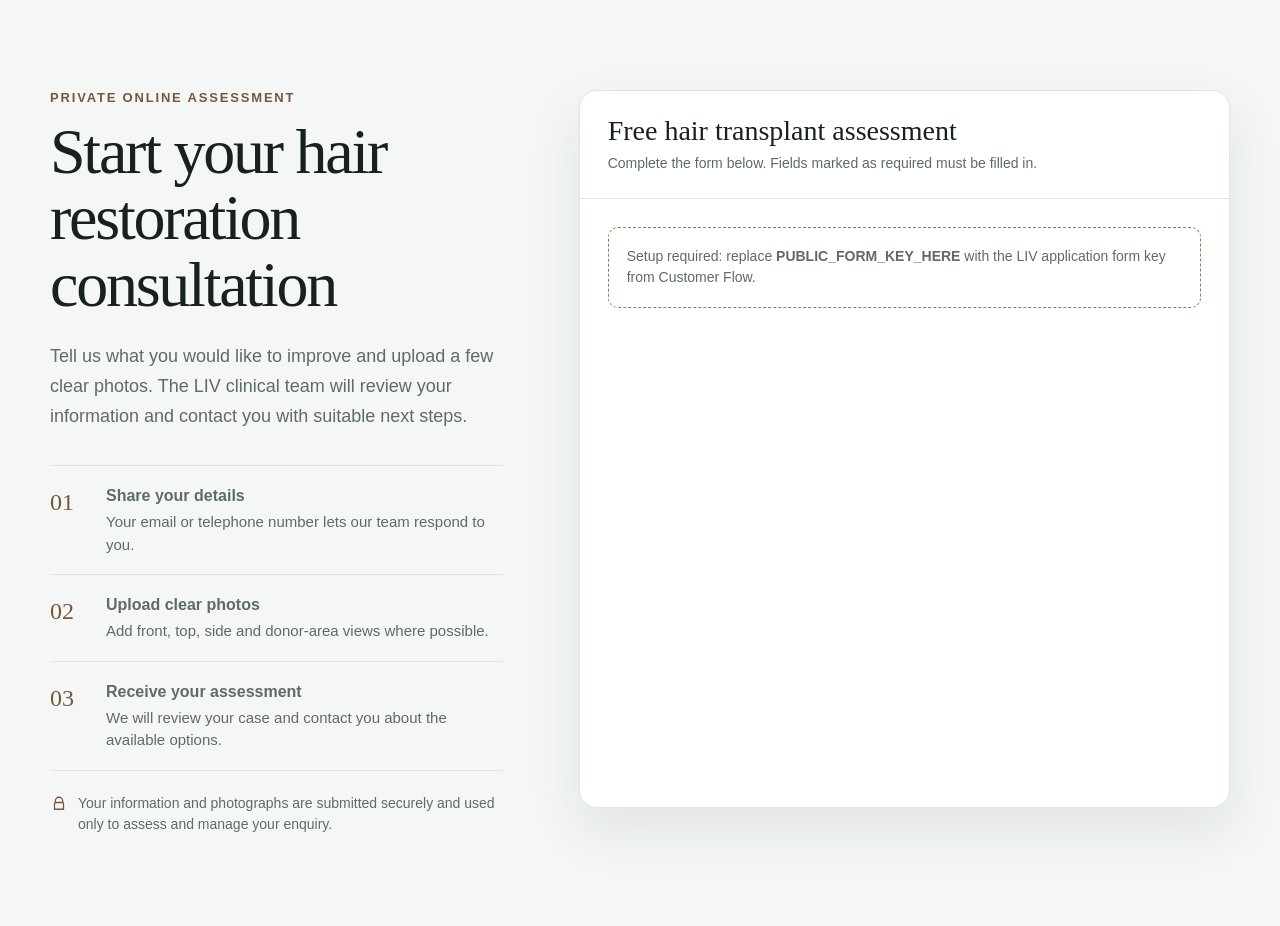
<file: examples/liv-hair-patient-intake.html>
<!doctype html>
<html lang="en">
<head>
  <meta charset="utf-8">
  <meta name="viewport" content="width=device-width, initial-scale=1">
  <title>Free Hair Transplant Assessment | LIV Hair &amp; Skin Clinic</title>
  <style>
    :root {
      color-scheme: light;
      --liv-ink: #17211f;
      --liv-muted: #5f6b68;
      --liv-line: #dfe5e2;
      --liv-paper: #ffffff;
      --liv-soft: #f4f7f5;
      --liv-accent: #9b7956;
      --liv-accent-dark: #75583b;
    }

    * { box-sizing: border-box; }

    body {
      margin: 0;
      background: var(--liv-soft);
      color: var(--liv-ink);
      font-family: Arial, Helvetica, sans-serif;
    }

    .liv-assessment {
      padding: clamp(48px, 7vw, 96px) 20px;
      background: var(--liv-soft);
    }

    .liv-assessment__inner {
      width: min(1180px, 100%);
      margin: 0 auto;
      display: grid;
      grid-template-columns: minmax(0, .82fr) minmax(460px, 1.18fr);
      gap: clamp(32px, 6vw, 76px);
      align-items: start;
    }

    .liv-assessment__copy {
      position: sticky;
      top: 32px;
    }

    .liv-assessment__eyebrow {
      margin: 0 0 14px;
      color: var(--liv-accent-dark);
      font-size: 13px;
      font-weight: 700;
      letter-spacing: .14em;
      text-transform: uppercase;
    }

    .liv-assessment h1 {
      max-width: 650px;
      margin: 0;
      font-family: Georgia, "Times New Roman", serif;
      font-size: clamp(38px, 5vw, 64px);
      font-weight: 400;
      line-height: 1.04;
      letter-spacing: -.035em;
    }

    .liv-assessment__lead {
      max-width: 590px;
      margin: 24px 0 0;
      color: var(--liv-muted);
      font-size: 18px;
      line-height: 1.65;
    }

    .liv-assessment__steps {
      margin: 34px 0 0;
      padding: 0;
      list-style: none;
      border-top: 1px solid var(--liv-line);
    }

    .liv-assessment__steps li {
      display: grid;
      grid-template-columns: 42px 1fr;
      gap: 14px;
      padding: 18px 0;
      border-bottom: 1px solid var(--liv-line);
      line-height: 1.5;
    }

    .liv-assessment__number {
      color: var(--liv-accent-dark);
      font-family: Georgia, "Times New Roman", serif;
      font-size: 24px;
    }

    .liv-assessment__steps strong {
      display: block;
      margin-bottom: 3px;
      font-size: 16px;
    }

    .liv-assessment__steps span:last-child {
      color: var(--liv-muted);
      font-size: 15px;
    }

    .liv-assessment__note {
      display: flex;
      gap: 10px;
      margin: 22px 0 0;
      color: var(--liv-muted);
      font-size: 14px;
      line-height: 1.55;
    }

    .liv-assessment__note svg {
      flex: 0 0 auto;
      margin-top: 2px;
      color: var(--liv-accent-dark);
    }

    .liv-assessment__form-shell {
      overflow: hidden;
      min-height: 680px;
      border: 1px solid var(--liv-line);
      border-radius: 18px;
      background: var(--liv-paper);
      box-shadow: 0 22px 55px rgba(23, 33, 31, .09);
    }

    .liv-assessment__form-heading {
      padding: 24px 28px;
      border-bottom: 1px solid var(--liv-line);
    }

    .liv-assessment__form-heading h2 {
      margin: 0 0 6px;
      font-family: Georgia, "Times New Roman", serif;
      font-size: 28px;
      font-weight: 400;
    }

    .liv-assessment__form-heading p {
      margin: 0;
      color: var(--liv-muted);
      font-size: 14px;
      line-height: 1.5;
    }

    .liv-assessment__embed {
      min-height: 580px;
    }

    .liv-assessment__setup-message {
      margin: 28px;
      padding: 18px;
      border: 1px dashed var(--liv-accent);
      border-radius: 10px;
      color: var(--liv-muted);
      font-size: 14px;
      line-height: 1.55;
    }

    @media (max-width: 900px) {
      .liv-assessment__inner { grid-template-columns: 1fr; }
      .liv-assessment__copy { position: static; }
    }

    @media (max-width: 520px) {
      .liv-assessment { padding-inline: 12px; }
      .liv-assessment__form-shell { border-radius: 12px; }
      .liv-assessment__form-heading { padding: 20px; }
    }
  </style>
</head>
<body>
  <!-- LIV HAIR ASSESSMENT SECTION: copy from here into a WordPress Custom HTML block. -->
  <section class="liv-assessment" aria-labelledby="liv-assessment-title">
    <div class="liv-assessment__inner">
      <div class="liv-assessment__copy">
        <p class="liv-assessment__eyebrow">Private online assessment</p>
        <h1 id="liv-assessment-title">Start your hair restoration consultation</h1>
        <p class="liv-assessment__lead">
          Tell us what you would like to improve and upload a few clear photos.
          The LIV clinical team will review your information and contact you with
          suitable next steps.
        </p>

        <ol class="liv-assessment__steps">
          <li>
            <span class="liv-assessment__number">01</span>
            <span><strong>Share your details</strong>Your email or telephone number lets our team respond to you.</span>
          </li>
          <li>
            <span class="liv-assessment__number">02</span>
            <span><strong>Upload clear photos</strong>Add front, top, side and donor-area views where possible.</span>
          </li>
          <li>
            <span class="liv-assessment__number">03</span>
            <span><strong>Receive your assessment</strong>We will review your case and contact you about the available options.</span>
          </li>
        </ol>

        <p class="liv-assessment__note">
          <svg width="18" height="18" viewBox="0 0 24 24" fill="none" aria-hidden="true">
            <path d="M7 10V8a5 5 0 0 1 10 0v2m-9 0h8a2 2 0 0 1 2 2v7H6v-7a2 2 0 0 1 2-2Z" stroke="currentColor" stroke-width="1.7" stroke-linecap="round" stroke-linejoin="round"/>
          </svg>
          <span>Your information and photographs are submitted securely and used only to assess and manage your enquiry.</span>
        </p>
      </div>

      <div class="liv-assessment__form-shell">
        <div class="liv-assessment__form-heading">
          <h2>Free hair transplant assessment</h2>
          <p>Complete the form below. Fields marked as required must be filled in.</p>
        </div>

        <!--
          Replace PUBLIC_FORM_KEY_HERE with the key copied from:
          Customer Flow > Application forms > JavaScript embed.
        -->
        <div
          class="liv-assessment__embed"
          data-customer-flow-form="PUBLIC_FORM_KEY_HERE"
          data-title="LIV Hair &amp; Skin Clinic consultation form"
        >
          <p class="liv-assessment__setup-message">
            Setup required: replace <strong>PUBLIC_FORM_KEY_HERE</strong> with the
            LIV application form key from Customer Flow.
          </p>
        </div>
      </div>
    </div>
  </section>
  <!-- End LIV hair assessment section. -->

  <!-- Keep this script once per page, after the form container. -->
  <script async src="https://flow.drascom.uk/embed.js"></script>
</body>
</html>
</file>
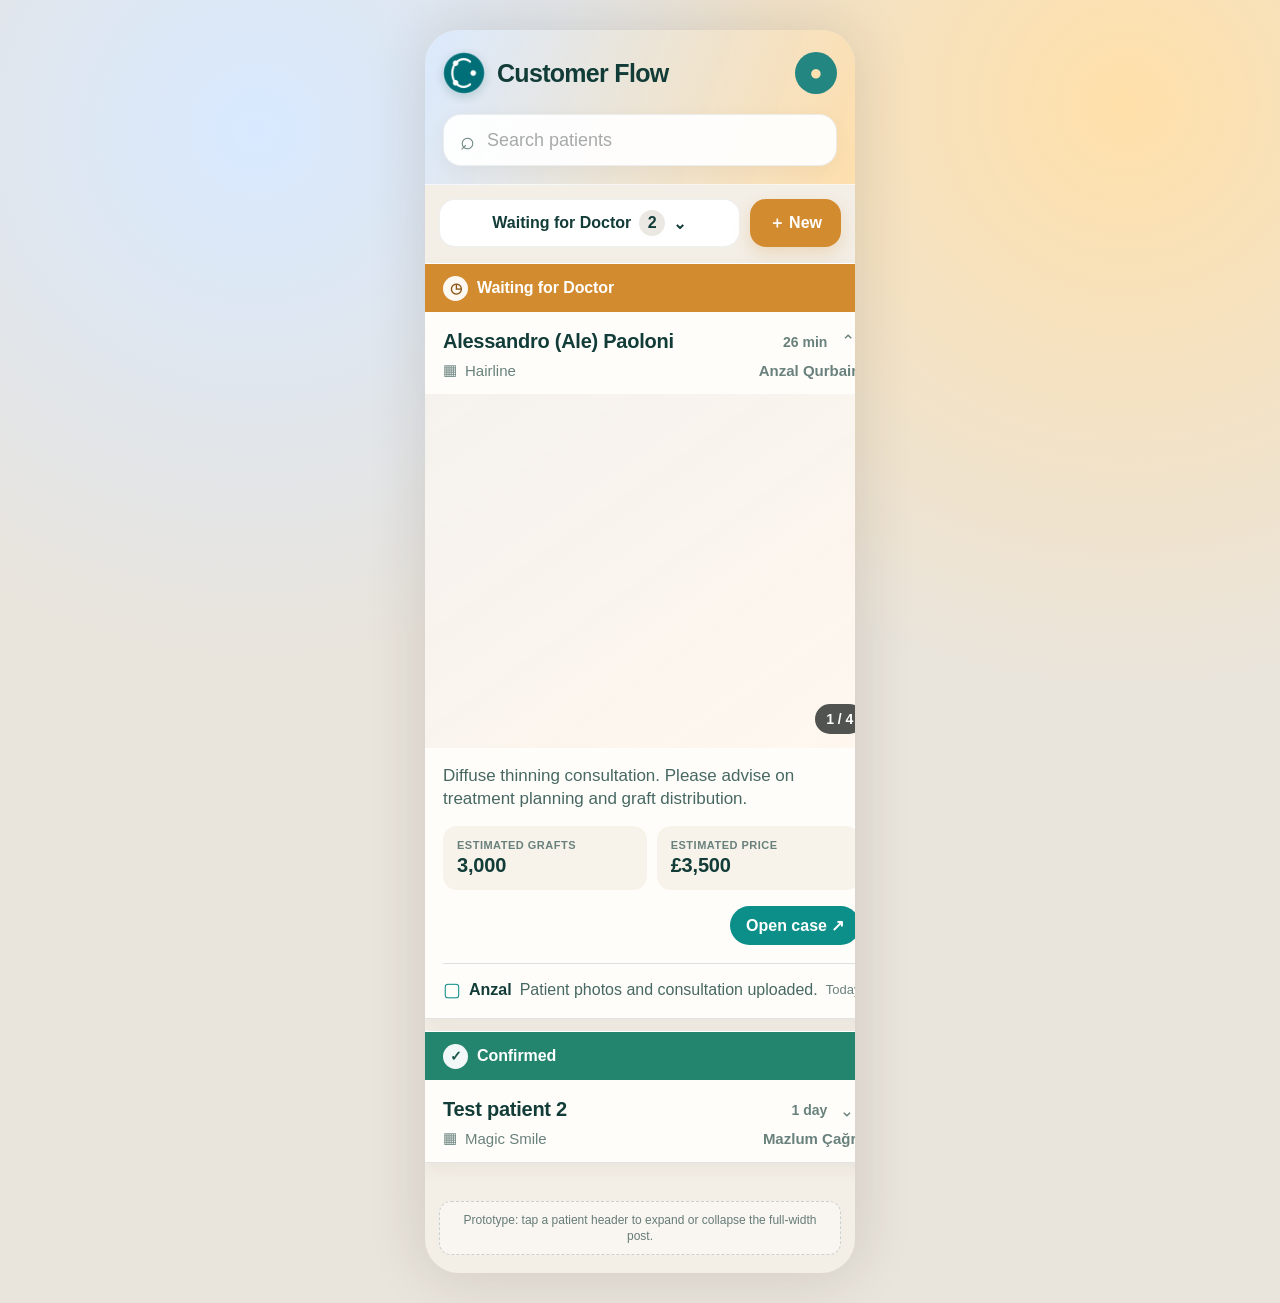
<file: mockups/full-width-case-feed.html>
<!doctype html>
<html lang="en">
<head>
  <meta charset="utf-8" />
  <meta name="viewport" content="width=device-width, initial-scale=1, viewport-fit=cover" />
  <title>Customer Flow — Full-width case feed</title>
  <style>
    :root {
      --ink: #123c38;
      --muted: #69817d;
      --teal: #0c8f89;
      --line: rgba(18, 60, 56, .14);
      --cream: #fffdfa;
      --canvas: #f3eee6;
      --amber: #d38b2f;
      --amber-dark: #8b5615;
      --green: #24856f;
      --green-dark: #155547;
    }

    * { box-sizing: border-box; }

    body {
      margin: 0;
      min-height: 100vh;
      color: var(--ink);
      background:
        radial-gradient(circle at 20% 10%, #d8e9ff 0, transparent 34%),
        radial-gradient(circle at 88% 8%, #ffe0aa 0, transparent 36%),
        #e9e4dc;
      font-family: -apple-system, BlinkMacSystemFont, "SF Pro Display", "Segoe UI", sans-serif;
    }

    button, input { font: inherit; }

    .phone {
      width: min(100%, 430px);
      min-height: 100vh;
      margin: 0 auto;
      overflow: hidden;
      background: var(--canvas);
      box-shadow: 0 0 60px rgba(48, 36, 22, .14);
    }

    .top {
      padding: 22px 18px 18px;
      background: linear-gradient(110deg, rgba(218, 234, 255, .95), rgba(255, 221, 168, .92));
      border-bottom: 1px solid rgba(255,255,255,.7);
    }

    .brand-row {
      display: flex;
      align-items: center;
      gap: 12px;
      margin-bottom: 20px;
    }

    .brand-mark {
      width: 42px;
      height: 42px;
      border-radius: 50%;
      object-fit: cover;
      box-shadow: 0 3px 10px rgba(0, 75, 74, .18);
    }

    .brand {
      font-size: 25px;
      font-weight: 700;
      letter-spacing: -.7px;
    }

    .profile {
      margin-left: auto;
      width: 42px;
      height: 42px;
      border-radius: 50%;
      display: grid;
      place-items: center;
      color: #ffe1b1;
      background: #238680;
      font-size: 22px;
    }

    .search {
      display: flex;
      align-items: center;
      gap: 10px;
      height: 52px;
      padding: 0 16px;
      border: 1px solid rgba(18, 60, 56, .08);
      border-radius: 18px;
      background: rgba(255,255,255,.92);
      box-shadow: 0 5px 18px rgba(73, 55, 32, .05);
    }

    .search span { font-size: 25px; color: var(--muted); }
    .search input { width: 100%; border: 0; outline: 0; color: var(--ink); background: transparent; font-size: 18px; }
    .search input::placeholder { color: #a7aaa8; }

    .controls {
      display: grid;
      grid-template-columns: minmax(0, 1fr) auto;
      gap: 10px;
      padding: 14px 14px 16px;
    }

    .filter, .new {
      height: 48px;
      border: 0;
      border-radius: 16px;
      font-weight: 700;
      cursor: pointer;
    }

    .filter {
      display: flex;
      align-items: center;
      justify-content: center;
      gap: 8px;
      color: var(--ink);
      background: #fff;
      border: 1px solid rgba(18, 60, 56, .07);
    }

    .count {
      min-width: 26px;
      height: 26px;
      padding: 0 7px;
      border-radius: 99px;
      display: grid;
      place-items: center;
      background: #ebe8e3;
    }

    .new {
      padding: 0 19px;
      color: #fff;
      background: var(--amber);
      box-shadow: 0 7px 16px rgba(211,139,47,.22);
    }

    .feed {
      display: grid;
      gap: 12px;
      padding-bottom: 34px;
    }

    .case {
      background: var(--cream);
      border-top: 1px solid rgba(255,255,255,.8);
      border-bottom: 1px solid rgba(18, 60, 56, .12);
      box-shadow: 0 6px 18px rgba(65, 46, 24, .05);
    }

    .status {
      display: flex;
      align-items: center;
      gap: 9px;
      min-height: 48px;
      padding: 0 18px;
      color: white;
      font-weight: 750;
      letter-spacing: -.1px;
    }

    .status.waiting { background: var(--amber); }
    .status.confirmed { background: var(--green); }
    .status-icon {
      width: 25px;
      height: 25px;
      display: grid;
      place-items: center;
      border-radius: 50%;
      color: var(--amber-dark);
      background: rgba(255,255,255,.94);
      font-size: 14px;
    }
    .confirmed .status-icon { color: var(--green-dark); }

    .case-head {
      display: grid;
      gap: 7px;
      padding: 17px 18px 15px;
      cursor: pointer;
    }

    .name-row, .agency-row, .latest-row {
      display: flex;
      align-items: center;
      gap: 8px;
    }

    .patient-name {
      min-width: 0;
      flex: 1;
      overflow: hidden;
      text-overflow: ellipsis;
      white-space: nowrap;
      font-size: 20px;
      font-weight: 750;
      letter-spacing: -.25px;
    }

    .age {
      flex: none;
      color: var(--muted);
      font-size: 14px;
      font-weight: 650;
    }

    .chevron {
      flex: none;
      width: 25px;
      height: 25px;
      border: 0;
      color: var(--muted);
      background: transparent;
      font-size: 17px;
      cursor: pointer;
      transition: transform .22s ease;
    }

    .collapsed .chevron { transform: rotate(180deg); }

    .agency-row { color: var(--muted); font-size: 15px; }
    .agency-row .agent {
      min-width: 0;
      margin-left: auto;
      overflow: hidden;
      text-overflow: ellipsis;
      white-space: nowrap;
      text-align: right;
      font-weight: 600;
    }

    .case-body { overflow: hidden; }
    .collapsed .case-body { display: none; }

    .photo {
      position: relative;
      width: 100%;
      aspect-ratio: 1.28 / 1;
      overflow: hidden;
      background:
        linear-gradient(145deg, rgba(63,27,13,.05), rgba(255,187,112,.08)),
        url("https://images.unsplash.com/photo-1522337360788-8b13dee7a37e?auto=format&fit=crop&w=1000&q=88") center 42% / cover;
    }

    .photo.second {
      background-image:
        linear-gradient(145deg, rgba(63,27,13,.08), rgba(255,187,112,.06)),
        url("https://images.unsplash.com/photo-1503951914875-452162b0f3f1?auto=format&fit=crop&w=1000&q=88");
    }

    .photo-count {
      position: absolute;
      right: 14px;
      bottom: 14px;
      padding: 7px 11px;
      border-radius: 99px;
      color: white;
      background: rgba(15, 20, 18, .72);
      backdrop-filter: blur(12px);
      font-size: 14px;
      font-weight: 700;
    }

    .details { padding: 17px 18px 18px; }
    .description { margin: 0 0 15px; color: #476862; font-size: 17px; line-height: 1.35; }

    .metrics {
      display: grid;
      grid-template-columns: 1fr 1fr;
      gap: 10px;
      margin-bottom: 16px;
    }

    .metric {
      padding: 13px 14px;
      border-radius: 14px;
      background: #f7f2ea;
    }

    .metric label {
      display: block;
      margin-bottom: 3px;
      color: var(--muted);
      font-size: 11px;
      font-weight: 750;
      letter-spacing: .5px;
      text-transform: uppercase;
    }

    .metric strong { font-size: 20px; letter-spacing: -.2px; }

    .open-case {
      display: block;
      margin-left: auto;
      padding: 10px 16px;
      border: 0;
      border-radius: 99px;
      color: white;
      background: var(--teal);
      font-weight: 700;
      cursor: pointer;
    }

    .latest {
      padding: 0 18px 17px;
    }

    .latest-row {
      padding-top: 14px;
      border-top: 1px solid var(--line);
      color: var(--ink);
    }

    .bubble { color: var(--teal); font-size: 19px; }
    .sender { flex: none; font-weight: 700; }
    .excerpt { min-width: 0; flex: 1; overflow: hidden; text-overflow: ellipsis; white-space: nowrap; color: #476862; }
    .when { flex: none; color: var(--muted); font-size: 13px; }

    .prototype-note {
      margin: 4px 14px 18px;
      padding: 10px 12px;
      border: 1px dashed rgba(18,60,56,.2);
      border-radius: 12px;
      color: #667b77;
      background: rgba(255,255,255,.48);
      font-size: 12px;
      line-height: 1.35;
      text-align: center;
    }

    @media (min-width: 600px) {
      body { padding: 30px 0; }
      .phone { min-height: 900px; border-radius: 34px; }
    }
  </style>
</head>
<body>
  <main class="phone">
    <header class="top">
      <div class="brand-row">
        <img class="brand-mark" src="../ios-app/CustomerFlow/Resources/Assets.xcassets/BrandMark.imageset/BrandMark@2x.png" alt="" />
        <div class="brand">Customer Flow</div>
        <div class="profile" aria-label="Profile">●</div>
      </div>
      <label class="search">
        <span>⌕</span>
        <input type="search" placeholder="Search patients" />
      </label>
    </header>

    <section class="controls" aria-label="Case controls">
      <button class="filter">Waiting for Doctor <span class="count">2</span>⌄</button>
      <button class="new">＋ New</button>
    </section>

    <section class="feed">
      <article class="case" data-case>
        <div class="status waiting"><span class="status-icon">◷</span>Waiting for Doctor</div>
        <div class="case-head" data-toggle>
          <div class="name-row">
            <div class="patient-name">Alessandro (Ale) Paoloni</div>
            <div class="age">26 min</div>
            <button class="chevron" aria-label="Collapse case">⌃</button>
          </div>
          <div class="agency-row"><span>▦</span><span>Hairline</span><span class="agent">Anzal Qurbain</span></div>
        </div>
        <div class="case-body">
          <div class="photo"><span class="photo-count">1 / 4</span></div>
          <div class="details">
            <p class="description">Diffuse thinning consultation. Please advise on treatment planning and graft distribution.</p>
            <div class="metrics">
              <div class="metric"><label>Estimated grafts</label><strong>3,000</strong></div>
              <div class="metric"><label>Estimated price</label><strong>£3,500</strong></div>
            </div>
            <button class="open-case">Open case ↗</button>
          </div>
          <div class="latest">
            <div class="latest-row"><span class="bubble">▢</span><span class="sender">Anzal</span><span class="excerpt">Patient photos and consultation uploaded.</span><span class="when">Today</span></div>
          </div>
        </div>
      </article>

      <article class="case collapsed" data-case>
        <div class="status confirmed"><span class="status-icon">✓</span>Confirmed</div>
        <div class="case-head" data-toggle>
          <div class="name-row">
            <div class="patient-name">Test patient 2</div>
            <div class="age">1 day</div>
            <button class="chevron" aria-label="Expand case">⌃</button>
          </div>
          <div class="agency-row"><span>▦</span><span>Magic Smile</span><span class="agent">Mazlum Çağrı</span></div>
        </div>
        <div class="case-body">
          <div class="photo second"><span class="photo-count">1 / 3</span></div>
          <div class="details">
            <p class="description">Hairline assessment and treatment plan requested.</p>
            <div class="metrics">
              <div class="metric"><label>Confirmed grafts</label><strong>3,200</strong></div>
              <div class="metric"><label>Confirmed price</label><strong>£2,850</strong></div>
            </div>
            <button class="open-case">Open case ↗</button>
          </div>
          <div class="latest">
            <div class="latest-row"><span class="bubble">▢</span><span class="sender">Doctor 1</span><span class="excerpt">Treatment plan confirmed.</span><span class="when">Yesterday</span></div>
          </div>
        </div>
      </article>
    </section>

    <div class="prototype-note">Prototype: tap a patient header to expand or collapse the full-width post.</div>
  </main>

  <script>
    document.querySelectorAll('[data-toggle]').forEach((header) => {
      header.addEventListener('click', (event) => {
        if (event.target.closest('.open-case')) return;
        header.closest('[data-case]').classList.toggle('collapsed');
      });
    });
  </script>
</body>
</html>
</file>
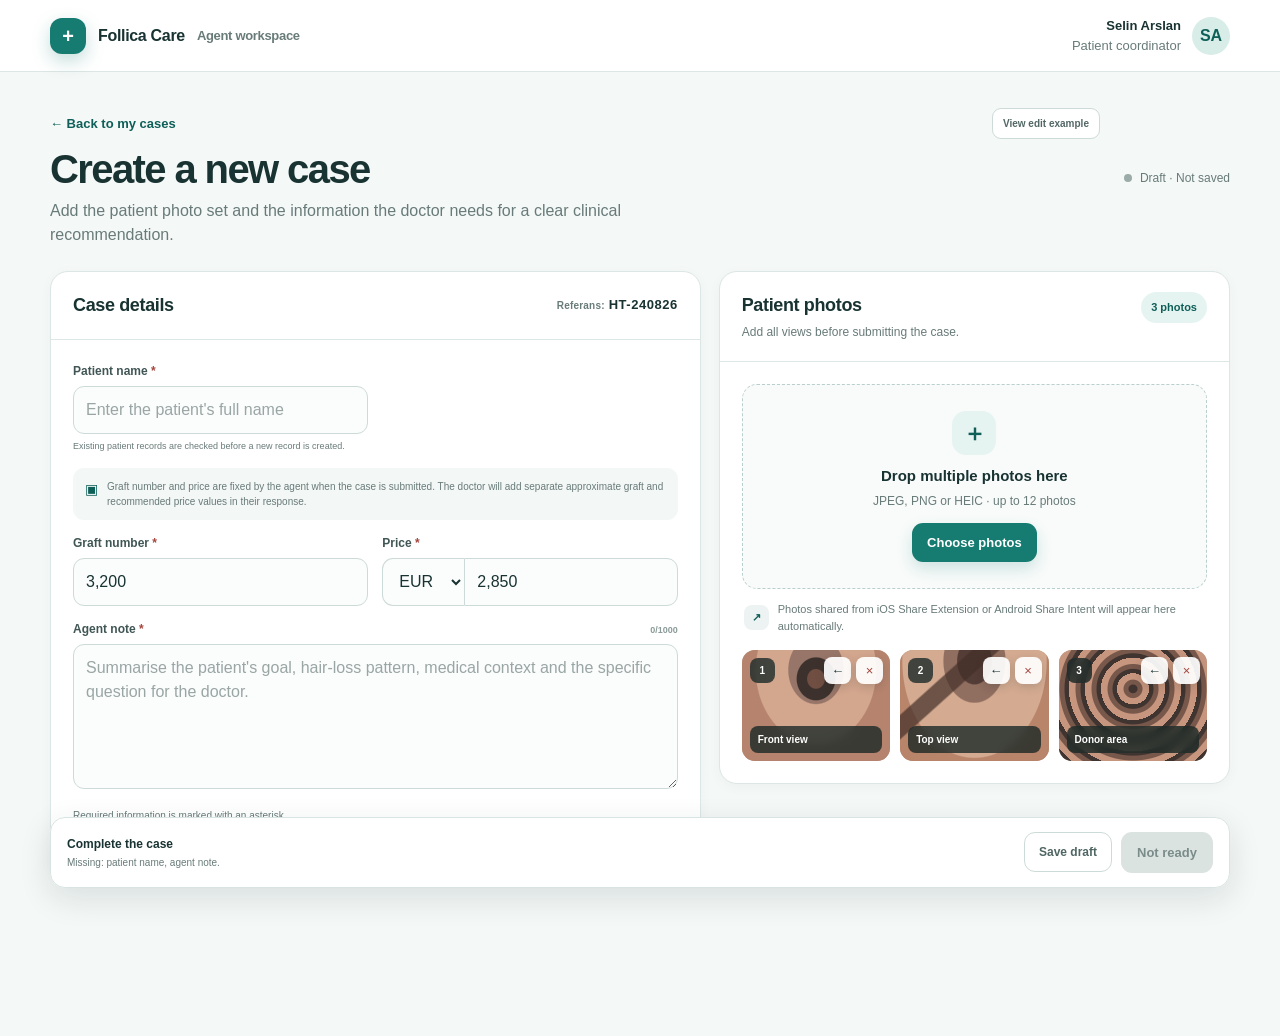
<file: docs/mockups/agent-new-case.html>
<!doctype html>
<html lang="en">
<head>
  <meta charset="utf-8">
  <meta name="viewport" content="width=device-width, initial-scale=1">
  <title>Follica Care — New Case Mockup</title>
  <style>
    :root {
      --ink: #183332;
      --muted: #687b79;
      --line: #dce6e4;
      --surface: #ffffff;
      --canvas: #f4f8f7;
      --brand: #167c72;
      --brand-dark: #0e5f58;
      --brand-soft: #e6f4f1;
      --danger: #a4453d;
      --shadow: 0 16px 45px rgba(27, 55, 53, .10);
      --radius: 18px;
    }

    * { box-sizing: border-box; }
    html { color-scheme: light; }
    body {
      margin: 0;
      min-width: 320px;
      background: var(--canvas);
      color: var(--ink);
      font-family: Inter, ui-sans-serif, -apple-system, BlinkMacSystemFont, "Segoe UI", sans-serif;
      line-height: 1.5;
    }
    button, input, textarea, select { font: inherit; }
    button { color: inherit; }
    button:focus-visible, input:focus-visible, textarea:focus-visible, select:focus-visible {
      outline: 3px solid rgba(22, 124, 114, .24);
      outline-offset: 2px;
    }

    .topbar {
      height: 72px;
      display: flex;
      align-items: center;
      justify-content: space-between;
      gap: 24px;
      padding: 0 max(24px, calc((100vw - 1180px) / 2));
      background: rgba(255,255,255,.95);
      border-bottom: 1px solid var(--line);
      position: sticky;
      top: 0;
      z-index: 20;
      backdrop-filter: blur(16px);
    }
    .brand { display: flex; align-items: center; gap: 12px; font-weight: 760; letter-spacing: -.02em; }
    .brand-mark { width: 36px; height: 36px; border-radius: 12px; display: grid; place-items: center; background: var(--brand); color: white; font-size: 20px; box-shadow: 0 7px 18px rgba(22,124,114,.25); }
    .workspace-label { color: var(--muted); font-size: 13px; font-weight: 600; }
    .profile { display: flex; align-items: center; gap: 11px; }
    .profile-copy { text-align: right; font-size: 13px; }
    .profile-copy strong { display: block; }
    .profile-copy span { color: var(--muted); }
    .avatar { width: 38px; height: 38px; border-radius: 50%; display: grid; place-items: center; background: #d8ece8; color: var(--brand-dark); font-weight: 800; }

    main { width: min(1180px, calc(100% - 48px)); margin: 36px auto 72px; }
    .page-head { margin-bottom: 24px; }
    .page-title-block { min-width: 0; display: grid; grid-template-columns: minmax(0, 1fr) auto; align-items: center; gap: 24px; }
    .page-copy { min-width: 0; }
    .page-nav-row { display: flex; align-items: center; justify-content: space-between; gap: 16px; }
    .title-line { display: block; }
    .back-button { border: 0; background: transparent; padding: 0; color: var(--brand-dark); cursor: pointer; font-size: 13px; font-weight: 760; }
    .mode-button { border: 1px solid #cddbd8; border-radius: 9px; padding: 7px 10px; background: white; color: #526765; cursor: pointer; font-size: 10px; font-weight: 760; }
    .mode-button:hover { border-color: #a9c2be; color: var(--brand-dark); }
    h1 { margin: 8px 0 0; font-size: clamp(28px, 4vw, 40px); line-height: 1.1; letter-spacing: -.04em; }
    .subtitle { margin: 8px 0 0; max-width: 650px; color: var(--muted); }
    .draft-status { display: inline-flex; align-items: center; align-self: center; gap: 8px; white-space: nowrap; color: var(--muted); font-size: 12px; }
    .draft-dot { width: 8px; height: 8px; border-radius: 50%; background: #9aaba8; }

    .form-shell { display: grid; grid-template-columns: minmax(0, 1.12fr) minmax(340px, .88fr); gap: 18px; align-items: start; }
    .details-panel { grid-column: 1; grid-row: 1; }
    .photos-panel { grid-column: 2; grid-row: 1; }
    .panel { border: 1px solid var(--line); border-radius: var(--radius); background: var(--surface); box-shadow: 0 3px 14px rgba(32,59,57,.035); overflow: hidden; }
    .panel-head { display: flex; align-items: flex-start; justify-content: space-between; gap: 18px; padding: 20px 22px; border-bottom: 1px solid var(--line); }
    .panel-head h2 { margin: 0; font-size: 18px; letter-spacing: -.02em; }
    .panel-head p { margin: 4px 0 0; color: var(--muted); font-size: 12px; }
    .photo-count { min-width: 58px; padding: 7px 10px; border-radius: 999px; background: var(--brand-soft); color: var(--brand-dark); text-align: center; font-size: 11px; font-weight: 800; }
    .tracking-reference { flex: 0 0 auto; text-align: right; white-space: nowrap; }
    .tracking-reference span { display: inline; color: var(--muted); font-size: 10px; font-weight: 760; letter-spacing: .02em; }
    .tracking-reference .tracking-label-short { display: none; }
    .tracking-reference strong { display: inline; margin-left: 4px; color: var(--ink); font-size: 13px; letter-spacing: .04em; }
    .details-head-tools { display: flex; align-items: center; gap: 10px; }
    .details-toggle { display: none; align-items: center; gap: 6px; border: 1px solid #cddbd8; border-radius: 9px; padding: 7px 9px; background: white; color: #526765; cursor: pointer; font-size: 10px; font-weight: 760; }
    .details-toggle-icon { display: inline-block; font-size: 14px; line-height: 1; transition: transform .18s ease; }
    .details-toggle[aria-expanded="false"] .details-toggle-icon { transform: rotate(-90deg); }
    .panel-body { padding: 22px; }

    .drop-zone { padding: 26px 20px; border: 1.5px dashed #b9cfcb; border-radius: 15px; background: #f8fbfa; text-align: center; transition: .18s ease; }
    .drop-zone.dragging { border-color: var(--brand); background: var(--brand-soft); }
    .upload-icon { width: 44px; height: 44px; margin: 0 auto 10px; border-radius: 14px; display: grid; place-items: center; background: var(--brand-soft); color: var(--brand-dark); font-size: 23px; font-weight: 700; }
    .drop-zone strong { display: block; font-size: 15px; }
    .drop-zone p { margin: 4px auto 13px; color: var(--muted); font-size: 12px; }
    .choose-button { border: 0; border-radius: 11px; padding: 10px 15px; background: var(--brand); color: white; cursor: pointer; font-size: 13px; font-weight: 780; box-shadow: 0 7px 16px rgba(22,124,114,.18); }
    .choose-button:hover { background: var(--brand-dark); }
    .share-hint { display: flex; align-items: center; gap: 9px; margin: 12px 2px 0; color: var(--muted); font-size: 11px; }
    .share-icon { flex: 0 0 25px; height: 25px; display: grid; place-items: center; border-radius: 8px; background: #edf3f2; color: var(--brand-dark); font-weight: 800; }

    .photo-list { display: grid; grid-template-columns: repeat(3, minmax(0, 1fr)); gap: 10px; margin-top: 16px; }
    .upload-photo { position: relative; min-width: 0; aspect-ratio: 4 / 3; overflow: hidden; border-radius: 13px; background: #d7b19b; box-shadow: inset 0 0 0 1px rgba(35,61,59,.12); }
    .upload-photo::before { content: ""; position: absolute; inset: 0; opacity: .94; }
    .upload-photo.p1::before { background: radial-gradient(ellipse at 50% 26%, #6a493d 0 8%, #322927 9% 18%, transparent 19%), radial-gradient(ellipse at 50% 18%, #937165 0 26%, #d3a58e 27% 57%, #b4816c 58%); }
    .upload-photo.p2::before { background: linear-gradient(138deg, transparent 0 26%, rgba(57,38,33,.7) 27% 36%, transparent 37%), radial-gradient(ellipse at 50% 10%, #4c3531 0 16%, #8c6a5d 17% 29%, #d4aa91 30% 68%, #b68168 69%); }
    .upload-photo.p3::before { background: repeating-radial-gradient(ellipse at 50% 35%, #362c29 0 4px, #725246 5px 9px, #c6947c 10px 16px); }
    .upload-photo img { position: absolute; inset: 0; width: 100%; height: 100%; object-fit: cover; }
    .photo-number { position: absolute; left: 8px; top: 8px; min-width: 25px; height: 25px; display: grid; place-items: center; border-radius: 8px; background: rgba(19,36,35,.76); color: white; font-size: 10px; font-weight: 800; backdrop-filter: blur(5px); }
    .photo-actions { position: absolute; right: 7px; top: 7px; display: flex; gap: 5px; }
    .photo-action { width: 27px; height: 27px; display: grid; place-items: center; border: 0; border-radius: 8px; background: rgba(255,255,255,.92); color: var(--ink); cursor: pointer; box-shadow: 0 3px 10px rgba(19,36,35,.16); font-size: 13px; }
    .photo-action.remove { color: var(--danger); }
    .photo-label { position: absolute; left: 8px; right: 8px; bottom: 8px; overflow: hidden; padding: 6px 8px; border-radius: 8px; background: rgba(19,36,35,.76); color: white; text-overflow: ellipsis; white-space: nowrap; font-size: 10px; font-weight: 700; backdrop-filter: blur(5px); }
    .photo-empty { grid-column: 1 / -1; padding: 30px 15px; border-radius: 13px; background: #f5f8f7; color: var(--muted); text-align: center; font-size: 12px; }
    .posted-comments { margin-top: 20px; padding-top: 18px; border-top: 1px solid var(--line); }
    .comments-head { display: flex; align-items: center; justify-content: space-between; gap: 12px; margin-bottom: 11px; }
    .comments-head h3 { margin: 0; font-size: 15px; }
    .comments-count { padding: 5px 8px; border-radius: 999px; background: #edf2f1; color: var(--muted); font-size: 10px; font-weight: 780; }
    .comment-thread { display: grid; gap: 9px; }
    .posted-comment { display: flex; gap: 9px; }
    .comment-avatar { flex: 0 0 30px; height: 30px; border-radius: 50%; display: grid; place-items: center; background: #e2efed; color: var(--brand-dark); font-size: 10px; font-weight: 850; }
    .posted-comment.doctor .comment-avatar { background: #e9f2fb; color: #2367a7; }
    .comment-body { min-width: 0; flex: 1; padding: 10px 12px; border-radius: 4px 12px 12px 12px; background: #f4f7f6; color: #405654; font-size: 13px; line-height: 1.45; }
    .posted-comment.doctor .comment-body { background: #edf5fb; }
    .comment-meta { display: flex; justify-content: space-between; gap: 10px; margin-bottom: 4px; color: var(--muted); font-size: 10px; }
    .comment-meta strong { color: var(--ink); }
    .comment-facts { display: flex; flex-wrap: wrap; gap: 5px; margin-top: 7px; }
    .comment-fact { padding: 4px 7px; border: 1px solid #d4e4f0; border-radius: 999px; background: rgba(255,255,255,.72); color: #356184; font-size: 10px; font-weight: 760; }

    .field-grid { display: grid; grid-template-columns: repeat(2, minmax(0, 1fr)); gap: 14px; }
    .field { min-width: 0; }
    .field.full { grid-column: 1 / -1; }
    .field label { display: flex; align-items: baseline; justify-content: space-between; gap: 10px; margin-bottom: 6px; color: #405654; font-size: 12px; font-weight: 760; }
    .required { color: var(--danger); }
    .field-note { color: #8b9b98; font-size: 9px; font-weight: 600; }
    .input, .textarea, .select { width: 100%; min-width: 0; border: 1px solid #cddbd8; border-radius: 11px; background: #fbfcfc; color: var(--ink); padding: 11px 12px; }
    .input::placeholder, .textarea::placeholder { color: #99a6a4; }
    .input[readonly], .textarea[readonly] { border-color: #dfe7e5; background: #f1f5f4; color: #4e6461; cursor: default; }
    .input[aria-invalid="true"], .textarea[aria-invalid="true"] { border-color: #c56b63; background: #fff9f8; }
    .textarea { min-height: 145px; resize: vertical; }
    .price-control { display: grid; grid-template-columns: 82px minmax(0, 1fr); }
    .price-control .select { border-radius: 11px 0 0 11px; border-right: 0; }
    .price-control .input { border-radius: 0 11px 11px 0; }
    .locked-note { display: flex; align-items: flex-start; gap: 9px; margin-top: 12px; padding: 11px 12px; border-radius: 11px; background: #f3f7f6; color: var(--muted); font-size: 10px; }
    .locked-note.form-note { grid-column: 1 / -1; margin-top: 0; }
    .lock { color: var(--brand-dark); font-size: 14px; }

    .form-error { min-height: 19px; margin: 12px 0 0; color: var(--danger); font-size: 11px; }
    .required-info { margin: 12px 0 0; color: var(--muted); font-size: 10px; }
    .match-check-note { display: block; margin-top: 6px; color: var(--muted); font-size: 9px; }
    .match-check-note.confirmed { color: var(--brand-dark); font-weight: 700; }
    .update-composer { margin-top: 16px; padding: 13px; border: 1px solid #dce8e6; border-radius: 13px; background: #f8fbfa; }
    .update-composer[hidden] { display: none; }
    .update-composer label { display: block; margin-bottom: 6px; color: #405654; font-size: 12px; font-weight: 780; }
    .update-composer textarea { min-height: 82px; }
    .update-footer { display: flex; align-items: center; justify-content: space-between; gap: 12px; margin-top: 9px; }
    .auto-upload-note { color: var(--muted); font-size: 10px; }
    .actions { position: sticky; bottom: 12px; z-index: 12; display: flex; align-items: center; justify-content: space-between; gap: 16px; margin-top: 16px; padding: 14px 16px; border: 1px solid #d7e4e1; border-radius: 15px; background: rgba(255,255,255,.96); box-shadow: 0 10px 32px rgba(26,53,51,.12); backdrop-filter: blur(12px); }
    .action-copy { min-width: 0; }
    .action-copy strong { display: block; color: var(--ink); font-size: 12px; }
    .action-copy span { display: block; margin-top: 2px; color: var(--muted); font-size: 10px; }
    .action-buttons { flex: 0 0 auto; display: flex; align-items: center; gap: 9px; }
    .secondary-button { border: 1px solid #cddbd8; border-radius: 11px; padding: 10px 14px; background: white; cursor: pointer; color: #4f6663; font-size: 12px; font-weight: 760; }
    .submit-button { border: 0; border-radius: 11px; padding: 11px 16px; background: var(--brand); color: white; cursor: pointer; font-size: 13px; font-weight: 800; box-shadow: 0 8px 18px rgba(22,124,114,.2); }
    .submit-button:hover { background: var(--brand-dark); }
    .submit-button:disabled { background: #dbe3e1; color: #7a8c89; cursor: not-allowed; box-shadow: none; }

    .match-layer { position: fixed; inset: 0; z-index: 70; display: none; place-items: center; padding: 20px; background: rgba(17,35,34,.56); backdrop-filter: blur(6px); }
    .match-layer.open { display: grid; }
    .match-dialog { width: min(470px, 100%); overflow: hidden; border-radius: 22px; background: white; box-shadow: var(--shadow); }
    .match-head { padding: 20px 22px 15px; border-bottom: 1px solid var(--line); }
    .match-kicker { display: block; margin-bottom: 5px; color: var(--brand); font-size: 10px; font-weight: 820; letter-spacing: .08em; text-transform: uppercase; }
    .match-head h2 { margin: 0; font-size: 20px; }
    .match-head p { margin: 6px 0 0; color: var(--muted); font-size: 12px; }
    .match-body { padding: 18px 22px 22px; }
    .possible-patient { display: flex; align-items: center; gap: 13px; padding: 13px; border: 1px solid #d9e6e3; border-radius: 14px; background: #f6faf9; }
    .patient-photo { flex: 0 0 58px; height: 58px; overflow: hidden; border-radius: 15px; background: radial-gradient(circle at 50% 35%, #c9987f 0 18%, transparent 19%), radial-gradient(ellipse at 50% 92%, #d8ebe7 0 45%, transparent 46%), #dce7e5; box-shadow: inset 0 0 0 1px rgba(25,55,52,.08); }
    .possible-patient-copy { min-width: 0; }
    .possible-patient-copy strong { display: block; font-size: 15px; }
    .possible-patient-copy span { display: block; margin-top: 2px; color: var(--muted); font-size: 10px; }
    .existing-warning { margin: 13px 0 0; padding: 10px 11px; border-radius: 11px; background: #fff4df; color: #79500f; font-size: 11px; }
    .match-question { margin: 15px 0 12px; color: #405654; font-size: 13px; font-weight: 730; }
    .match-actions { display: grid; gap: 8px; }
    .match-actions .submit-button, .match-actions .secondary-button { width: 100%; }
    .text-button { border: 0; padding: 7px; background: transparent; color: var(--muted); cursor: pointer; font-size: 11px; font-weight: 700; }
    .match-step[hidden] { display: none; }
    .different-confirmation { margin: 0 0 14px; color: #405654; font-size: 13px; line-height: 1.5; }

    .success-layer { position: fixed; inset: 0; z-index: 60; display: none; place-items: center; padding: 20px; background: rgba(17,35,34,.52); backdrop-filter: blur(5px); }
    .success-layer.open { display: grid; }
    .success-box { width: min(430px, 100%); border-radius: 22px; padding: 28px; background: white; text-align: center; box-shadow: var(--shadow); }
    .success-mark { width: 54px; height: 54px; margin: 0 auto 14px; border-radius: 50%; display: grid; place-items: center; background: var(--brand-soft); color: var(--brand-dark); font-size: 26px; font-weight: 850; }
    .success-box h2 { margin: 0; font-size: 22px; }
    .success-box p { margin: 8px 0 19px; color: var(--muted); font-size: 13px; }
    .case-result { margin: 0 0 18px; padding: 11px; border-radius: 11px; background: #f4f8f7; color: var(--ink); font-size: 12px; }
    .done-button { width: 100%; border: 0; border-radius: 11px; padding: 11px; background: var(--brand); color: white; cursor: pointer; font-weight: 780; }
    .toast { position: fixed; right: 24px; bottom: 24px; z-index: 80; max-width: 340px; border-radius: 13px; padding: 12px 15px; background: #173b37; color: white; box-shadow: var(--shadow); font-size: 12px; opacity: 0; transform: translateY(12px); pointer-events: none; transition: .2s ease; }
    .toast.show { opacity: 1; transform: translateY(0); }

    @media (max-width: 900px) {
      .form-shell { grid-template-columns: 1fr; }
      .details-panel { grid-column: 1; grid-row: 1; }
      .photos-panel { grid-column: 1; grid-row: 2; }
      .details-toggle.is-edit-mode { display: inline-flex; }
      .details-content.collapsed { display: none; }
    }
    @media (max-width: 640px) {
      .topbar { height: 64px; padding: 0 16px; }
      .workspace-label, .profile-copy { display: none; }
      main { width: min(100% - 28px, 1180px); margin-top: 26px; padding-bottom: 150px; }
      .page-title-block { grid-template-columns: 1fr; gap: 10px; }
      .draft-status { justify-self: end; }
      .panel-head, .panel-body { padding-left: 16px; padding-right: 16px; }
      .details-panel .panel-head { display: grid; grid-template-columns: minmax(0, 1fr) auto; gap: 12px; }
      .details-head-tools { min-width: 0; flex-direction: column; align-items: flex-end; gap: 8px; }
      .tracking-reference .tracking-label-full { display: none; }
      .tracking-reference .tracking-label-short { display: inline; }
      .field-grid { grid-template-columns: 1fr; }
      .field.full { grid-column: 1; }
      .photo-list { grid-template-columns: repeat(2, minmax(0, 1fr)); }
      .actions { position: fixed; left: 14px; right: 14px; bottom: 8px; align-items: stretch; flex-direction: column; padding: 12px; }
      .action-buttons { width: 100%; }
      .action-buttons > button { flex: 1; }
      .update-footer { align-items: stretch; flex-direction: column; }
      .secondary-button, .submit-button { width: 100%; }
      .toast { left: 14px; right: 14px; bottom: 14px; }
    }
  </style>
</head>
<body>
  <header class="topbar">
    <div class="brand"><span class="brand-mark" aria-hidden="true">+</span><span>Follica Care</span><span class="workspace-label">Agent workspace</span></div>
    <div class="profile"><div class="profile-copy"><strong>Selin Arslan</strong><span>Patient coordinator</span></div><div class="avatar" aria-hidden="true">SA</div></div>
  </header>

  <main>
    <div class="page-head">
      <div class="page-title-block"><div class="page-copy"><div class="page-nav-row"><button class="back-button" type="button">← Back to my cases</button><button class="mode-button" id="modeToggle" type="button">View edit example</button></div><div class="title-line"><h1 id="pageTitle">Create a new case</h1></div><p class="subtitle" id="pageSubtitle">Add the patient photo set and the information the doctor needs for a clear clinical recommendation.</p></div><div class="draft-status"><span class="draft-dot"></span><span id="draftStatus">Draft · Not saved</span></div></div>
    </div>

    <form id="caseForm" novalidate>
      <div class="form-shell">
        <section class="panel photos-panel" aria-labelledby="photosTitle">
          <div class="panel-head"><div><h2 id="photosTitle">Patient photos</h2><p>Add all views before submitting the case.</p></div><span class="photo-count" id="photoCount">3 photos</span></div>
          <div class="panel-body">
            <div class="drop-zone" id="dropZone">
              <div class="upload-icon" aria-hidden="true">＋</div>
              <strong>Drop multiple photos here</strong>
              <p>JPEG, PNG or HEIC · up to 12 photos</p>
              <button class="choose-button" id="choosePhotos" type="button">Choose photos</button>
              <input id="photoInput" type="file" accept="image/jpeg,image/png,image/heic,image/heif" multiple hidden>
            </div>
            <div class="share-hint"><span class="share-icon" aria-hidden="true">↗</span><span>Photos shared from iOS Share Extension or Android Share Intent will appear here automatically.</span></div>
            <div class="photo-list" id="photoList" aria-live="polite"></div>
            <section class="posted-comments" id="postedComments" aria-labelledby="commentsTitle" hidden>
              <div class="comments-head"><h3 id="commentsTitle">Posted comments</h3><span class="comments-count">3 comments</span></div>
              <div class="comment-thread">
                <article class="posted-comment"><div class="comment-avatar">SA</div><div class="comment-body"><div class="comment-meta"><strong>Selin Arslan</strong><span>Yesterday, 15:22</span></div>Initial photos and patient history uploaded. Please review the proposed frontal zone.</div></article>
                <article class="posted-comment doctor"><div class="comment-avatar">DR</div><div class="comment-body"><div class="comment-meta"><strong>Dr. Emre Kaya</strong><span>Yesterday, 17:05</span></div>The donor area appears suitable, subject to an in-person density measurement.<div class="comment-facts"><span class="comment-fact">Approx. 2,400–2,700 grafts</span><span class="comment-fact">Recommended €2,600</span></div></div></article>
                <article class="posted-comment"><div class="comment-avatar">SA</div><div class="comment-body"><div class="comment-meta"><strong>Selin Arslan</strong><span>Today, 08:40</span></div>Added a new top-view photo. Could the crown be included in the same session?</div></article>
              </div>
              <div class="update-composer" id="updateComposer" hidden><label for="agentUpdate">Add an update or question</label><textarea class="textarea" id="agentUpdate" maxlength="1000" placeholder="Write a follow-up for the assigned doctor…"></textarea><div class="update-footer"><span class="auto-upload-note">New photos upload immediately and do not require Save.</span><button class="secondary-button" id="sendUpdate" type="button">Send to doctor</button></div></div>
            </section>
          </div>
        </section>

        <section class="panel details-panel" aria-labelledby="detailsTitle">
          <div class="panel-head"><div><h2 id="detailsTitle">Case details</h2></div><div class="details-head-tools"><div class="tracking-reference" aria-label="System-generated case reference"><span class="tracking-label-full">Referans:</span><span class="tracking-label-short">Ref:</span><strong id="patientReference">HT-240826</strong></div><button class="details-toggle" id="detailsToggle" type="button" aria-expanded="true" aria-controls="detailsContent"><span class="details-toggle-label">Collapse</span><span class="details-toggle-icon" aria-hidden="true">⌄</span></button></div></div>
          <div class="details-content" id="detailsContent">
            <div class="panel-body">
              <div class="field-grid">
                <div class="field"><label for="patientName"><span>Patient name <span class="required">*</span></span></label><input class="input" id="patientName" type="text" placeholder="Enter the patient's full name" autocomplete="name"><small class="match-check-note" id="matchCheckNote">Existing patient records are checked before a new record is created.</small></div>
                <div class="locked-note form-note"><span class="lock" aria-hidden="true">▣</span><span>Graft number and price are fixed by the agent when the case is submitted. The doctor will add separate approximate graft and recommended price values in their response.</span></div>
                <div class="field"><label for="agentGrafts"><span>Graft number <span class="required">*</span></span></label><input class="input" id="agentGrafts" type="text" inputmode="numeric" value="3,200" placeholder="e.g. 3,200"></div>
                <div class="field"><label for="agentPrice"><span>Price <span class="required">*</span></span></label><div class="price-control"><select class="select" id="currency" aria-label="Currency"><option>EUR</option><option>GBP</option><option>USD</option><option>TRY</option></select><input class="input" id="agentPrice" type="text" inputmode="decimal" value="2,850" placeholder="2,850"></div></div>
                <div class="field full"><label for="agentNote"><span>Agent note <span class="required">*</span></span><span class="field-note"><span id="noteCount">0</span>/1000</span></label><textarea class="textarea" id="agentNote" maxlength="1000" placeholder="Summarise the patient's goal, hair-loss pattern, medical context and the specific question for the doctor."></textarea></div>
              </div>
              <p class="required-info">Required information is marked with an asterisk.</p>
              <div class="form-error" id="formError" role="alert" aria-live="polite"></div>
            </div>
          </div>
        </section>
      </div>
      <div class="actions"><div class="action-copy"><strong id="actionTitle">Complete the case</strong><span id="actionHint">Missing: patient name and agent note.</span></div><div class="action-buttons"><button class="secondary-button" id="saveDraft" type="button">Save draft</button><button class="submit-button" id="submitCase" type="submit" disabled>Not ready</button></div></div>
    </form>
  </main>

  <div class="match-layer" id="matchLayer" role="dialog" aria-modal="true" aria-labelledby="matchTitle">
    <div class="match-dialog">
      <div class="match-head"><span class="match-kicker" id="matchStepLabel">Possible match · Step 1 of 2</span><h2 id="matchTitle">This patient may already exist</h2><p>Check the profile photo before creating another patient record.</p></div>
      <div class="match-body">
        <div class="match-step" id="matchStepOne">
          <div class="possible-patient"><div class="patient-photo" role="img" aria-label="Existing patient profile photo"></div><div class="possible-patient-copy"><strong>Daniel Morris</strong><span>Patient ID PT-1042 · Assigned to Dr. Emre Kaya</span><span>Last updated 2 days ago</span></div></div>
          <p class="existing-warning">This patient is already in the system and was added by another authorised agent.</p>
          <p class="match-question">Does the profile photo belong to the patient you are registering?</p>
          <div class="match-actions"><button class="submit-button" id="useExistingPatient" type="button">Yes — update this patient</button><button class="secondary-button" id="differentPatient" type="button">No — different patient</button><button class="text-button" id="cancelMatch" type="button">Go back and check the name</button></div>
        </div>
        <div class="match-step" id="matchStepTwo" hidden>
          <p class="different-confirmation">You are creating a separate patient with the same name. Confirm that you checked the profile photo and that this is a different person. This decision will be recorded.</p>
          <div class="match-actions"><button class="submit-button" id="confirmDifferentPatient" type="button">Confirm different patient</button><button class="secondary-button" id="backToMatch" type="button">Back to possible match</button></div>
        </div>
      </div>
    </div>
  </div>

  <div class="success-layer" id="successLayer" role="dialog" aria-modal="true" aria-labelledby="successTitle">
    <div class="success-box"><div class="success-mark">✓</div><h2 id="successTitle">Case submitted</h2><p>The photo set and agent-fixed values are now waiting for the doctor's response.</p><div class="case-result"><strong id="resultReference">HT-240826</strong> · Waiting for Doctor</div><button class="done-button" id="doneButton" type="button">Back to my cases</button></div>
  </div>
  <div class="toast" id="toast" role="status" aria-live="polite"></div>

  <script>
    const photos = [
      { name: 'Front view', demoClass: 'p1' },
      { name: 'Top view', demoClass: 'p2' },
      { name: 'Donor area', demoClass: 'p3' }
    ];
    const maximumPhotos = 12;
    let editMode = false;
    let editReturnedToDoctor = false;
    let duplicateDecision = '';
    const photoList = document.getElementById('photoList');
    const photoInput = document.getElementById('photoInput');
    const dropZone = document.getElementById('dropZone');

    function renderPhotos() {
      document.getElementById('photoCount').textContent = `${photos.length} ${photos.length === 1 ? 'photo' : 'photos'}`;
      photoList.innerHTML = photos.length ? photos.map((photo, index) => `
        <div class="upload-photo ${photo.demoClass || ''}" data-index="${index}">
          ${photo.url ? `<img src="${photo.url}" alt="Uploaded patient photo ${index + 1}">` : ''}
          <span class="photo-number">${index + 1}</span>
          <span class="photo-actions">
            <button class="photo-action move-left" type="button" aria-label="Move photo ${index + 1} left" ${index === 0 ? 'disabled' : ''}>←</button>
            <button class="photo-action remove" type="button" aria-label="Remove photo ${index + 1}">×</button>
          </span>
          <span class="photo-label">${photo.name}</span>
        </div>`).join('') : `<div class="photo-empty">No photos added yet. Add at least two patient views.</div>`;
      photoList.querySelectorAll('.remove').forEach(button => button.addEventListener('click', () => {
        const index = Number(button.closest('.upload-photo').dataset.index);
        if (photos[index]?.url) URL.revokeObjectURL(photos[index].url);
        photos.splice(index, 1);
        renderPhotos();
        if (editMode) markReturnedToDoctor('Photo change synced automatically.');
      }));
      photoList.querySelectorAll('.move-left').forEach(button => button.addEventListener('click', () => {
        const index = Number(button.closest('.upload-photo').dataset.index);
        if (index < 1) return;
        [photos[index - 1], photos[index]] = [photos[index], photos[index - 1]];
        renderPhotos();
      }));
      updateSubmitState();
    }

    function updateSubmitState() {
      const submitButton = document.getElementById('submitCase');
      if (editMode) {
        submitButton.disabled = editReturnedToDoctor;
        submitButton.textContent = editReturnedToDoctor ? 'Waiting for Doctor' : 'Confirm & Close';
        document.getElementById('actionTitle').textContent = editReturnedToDoctor ? 'Update sent to doctor' : 'Doctor recommendation received';
        document.getElementById('actionHint').textContent = editReturnedToDoctor ? 'This case will return here after the doctor responds.' : 'Save only graft and price changes, or confirm and close the case.';
        return;
      }
      const fields = [
        ['patientName', 'patient name'],
        ['agentGrafts', 'graft number'],
        ['agentPrice', 'price'],
        ['agentNote', 'agent note']
      ];
      const missing = fields.filter(([id]) => !document.getElementById(id).value.trim()).map(([, label]) => label);
      if (photos.length < 2) missing.push('at least 2 photos');
      const ready = missing.length === 0;
      submitButton.disabled = !ready;
      submitButton.textContent = ready ? 'Ready to submit →' : 'Not ready';
      document.getElementById('actionTitle').textContent = ready ? 'Ready for doctor review' : 'Complete the case';
      document.getElementById('actionHint').textContent = ready ? 'All required information and photos are ready.' : `Missing: ${missing.join(', ')}.`;
    }

    function setDetailsExpanded(expanded) {
      const toggle = document.getElementById('detailsToggle');
      const content = document.getElementById('detailsContent');
      toggle.setAttribute('aria-expanded', expanded ? 'true' : 'false');
      toggle.querySelector('.details-toggle-label').textContent = expanded ? 'Collapse' : 'Expand';
      content.classList.toggle('collapsed', !expanded);
    }

    function setEditMode(enabled) {
      editMode = enabled;
      editReturnedToDoctor = false;
      duplicateDecision = '';
      document.getElementById('detailsToggle').classList.toggle('is-edit-mode', enabled);
      setDetailsExpanded(!enabled);
      document.getElementById('modeToggle').textContent = enabled ? 'Back to new case' : 'View edit example';
      document.getElementById('pageTitle').textContent = enabled ? 'Edit case' : 'Create a new case';
      document.getElementById('pageSubtitle').textContent = enabled ? 'Review the assigned doctor’s recommendation, update the fixed values or send new information.' : 'Add the patient photo set and the information the doctor needs for a clear clinical recommendation.';
      document.getElementById('patientReference').textContent = enabled ? 'HT-240803' : 'HT-240826';
      document.getElementById('patientName').value = enabled ? 'Daniel Morris' : '';
      document.getElementById('agentGrafts').value = enabled ? '2,600' : '3,200';
      document.getElementById('agentPrice').value = enabled ? '2,500' : '2,850';
      document.getElementById('agentNote').value = enabled ? 'Receding hairline with good donor density. Please review the proposed frontal zone and the newly added crown photo.' : '';
      document.getElementById('patientName').readOnly = enabled;
      document.getElementById('agentNote').readOnly = enabled;
      document.getElementById('noteCount').textContent = document.getElementById('agentNote').value.length;
      document.getElementById('postedComments').hidden = !enabled;
      document.getElementById('updateComposer').hidden = !enabled;
      document.querySelector('.required-info').hidden = enabled;
      document.getElementById('draftStatus').textContent = enabled ? 'Answered · Waiting for your confirmation' : 'Draft · Not saved';
      document.querySelector('.draft-dot').style.background = enabled ? 'var(--blue, #3277b3)' : '#9aaba8';
      document.getElementById('saveDraft').textContent = enabled ? 'Save graft & price' : 'Save draft';
      updateSubmitState();
    }

    function possibleExistingPatient() {
      return !editMode && document.getElementById('patientName').value.trim().toLocaleLowerCase() === 'daniel morris';
    }

    function showMatchStep(step) {
      const second = step === 2;
      document.getElementById('matchStepOne').hidden = second;
      document.getElementById('matchStepTwo').hidden = !second;
      document.getElementById('matchStepLabel').textContent = second ? 'Same-name patient · Step 2 of 2' : 'Possible match · Step 1 of 2';
      document.getElementById('matchTitle').textContent = second ? 'Confirm a different patient' : 'This patient may already exist';
    }

    function openDuplicateWizard() {
      showMatchStep(1);
      document.getElementById('matchLayer').classList.add('open');
      document.body.style.overflow = 'hidden';
      document.getElementById('useExistingPatient').focus();
    }

    function closeDuplicateWizard() {
      document.getElementById('matchLayer').classList.remove('open');
      document.body.style.overflow = '';
    }

    function markReturnedToDoctor(message) {
      if (!editMode) return;
      editReturnedToDoctor = true;
      document.getElementById('draftStatus').textContent = 'Waiting for Doctor · Synced';
      document.querySelector('.draft-dot').style.background = '#a86612';
      updateSubmitState();
      if (message) showToast(message);
    }

    function addFiles(fileList) {
      const imageFiles = [...fileList].filter(file => file.type.startsWith('image/'));
      const remaining = maximumPhotos - photos.length;
      imageFiles.slice(0, remaining).forEach(file => photos.push({ name: file.name, url: URL.createObjectURL(file) }));
      renderPhotos();
      if (editMode && imageFiles.length) markReturnedToDoctor('New photos uploaded and sent to the doctor automatically.');
      if (imageFiles.length > remaining) showToast(`Maximum ${maximumPhotos} photos. Extra files were not added.`);
    }

    function showToast(message) {
      const toast = document.getElementById('toast');
      toast.textContent = message;
      toast.classList.add('show');
      clearTimeout(showToast.timer);
      showToast.timer = setTimeout(() => toast.classList.remove('show'), 3000);
    }

    document.getElementById('choosePhotos').addEventListener('click', () => photoInput.click());
    document.getElementById('modeToggle').addEventListener('click', () => setEditMode(!editMode));
    document.getElementById('detailsToggle').addEventListener('click', () => {
      const toggle = document.getElementById('detailsToggle');
      const expanded = toggle.getAttribute('aria-expanded') === 'true';
      setDetailsExpanded(!expanded);
    });
    photoInput.addEventListener('change', event => { addFiles(event.target.files); photoInput.value = ''; });
    ['dragenter', 'dragover'].forEach(type => dropZone.addEventListener(type, event => { event.preventDefault(); dropZone.classList.add('dragging'); }));
    ['dragleave', 'drop'].forEach(type => dropZone.addEventListener(type, event => { event.preventDefault(); dropZone.classList.remove('dragging'); }));
    dropZone.addEventListener('drop', event => addFiles(event.dataTransfer.files));

    document.getElementById('agentNote').addEventListener('input', event => { document.getElementById('noteCount').textContent = event.target.value.length; });
    ['patientName', 'agentGrafts', 'agentPrice', 'agentNote'].forEach(id => document.getElementById(id).addEventListener('input', updateSubmitState));
    document.getElementById('patientName').addEventListener('input', () => {
      duplicateDecision = '';
      const note = document.getElementById('matchCheckNote');
      note.textContent = 'Existing patient records are checked before a new record is created.';
      note.classList.remove('confirmed');
    });
    document.getElementById('patientName').addEventListener('blur', () => { if (possibleExistingPatient() && !duplicateDecision) openDuplicateWizard(); });
    document.getElementById('differentPatient').addEventListener('click', () => showMatchStep(2));
    document.getElementById('backToMatch').addEventListener('click', () => showMatchStep(1));
    document.getElementById('cancelMatch').addEventListener('click', () => { closeDuplicateWizard(); document.getElementById('patientName').focus(); });
    document.getElementById('confirmDifferentPatient').addEventListener('click', () => {
      duplicateDecision = 'different';
      const note = document.getElementById('matchCheckNote');
      note.textContent = 'Different patient confirmed — a new Patient ID will be created.';
      note.classList.add('confirmed');
      closeDuplicateWizard();
      showToast('Same-name patient override recorded.');
    });
    document.getElementById('useExistingPatient').addEventListener('click', () => {
      duplicateDecision = 'existing';
      closeDuplicateWizard();
      setEditMode(true);
      showToast('Existing patient opened. New updates will go to the assigned doctor.');
    });
    document.getElementById('saveDraft').addEventListener('click', () => {
      if (editMode) {
        const grafts = document.getElementById('agentGrafts');
        const price = document.getElementById('agentPrice');
        if (!grafts.value.trim() || !price.value.trim()) { showToast('Enter both graft number and price before saving.'); (!grafts.value.trim() ? grafts : price).focus(); return; }
        document.getElementById('draftStatus').textContent = editReturnedToDoctor ? 'Waiting for Doctor · Values saved' : 'Answered · Values saved';
        showToast('Graft number and price saved. Photos and comments sync separately.');
        return;
      }
      if (possibleExistingPatient() && duplicateDecision !== 'different') { openDuplicateWizard(); return; }
      document.getElementById('draftStatus').textContent = editMode ? 'Saved · Updated just now' : 'Draft · Saved just now';
      document.querySelector('.draft-dot').style.background = 'var(--brand)';
      showToast(editMode ? 'Case changes saved in this demo session.' : 'Draft saved in this demo session.');
    });

    document.getElementById('sendUpdate').addEventListener('click', () => {
      const input = document.getElementById('agentUpdate');
      const text = input.value.trim();
      if (!text) { input.focus(); showToast('Write an update or question first.'); return; }
      document.querySelector('.comment-thread').insertAdjacentHTML('beforeend', `<article class="posted-comment"><div class="comment-avatar">SA</div><div class="comment-body"><div class="comment-meta"><strong>Selin Arslan</strong><span>Just now</span></div>${text.replace(/[&<>"']/g, character => ({'&':'&amp;','<':'&lt;','>':'&gt;','"':'&quot;',"'":'&#039;'}[character]))}</div></article>`);
      input.value = '';
      markReturnedToDoctor('Update sent to the assigned doctor.');
    });

    document.getElementById('caseForm').addEventListener('submit', event => {
      event.preventDefault();
      if (editMode) {
        if (editReturnedToDoctor) return;
        document.getElementById('resultReference').textContent = document.getElementById('patientReference').textContent.trim();
        document.getElementById('successTitle').textContent = 'Case confirmed and closed';
        document.querySelector('.success-box p').textContent = 'The assigned doctor’s recommendation has been confirmed by the agent.';
        document.querySelector('.case-result').innerHTML = `<strong>${document.getElementById('patientReference').textContent.trim()}</strong> · Closed`;
        document.getElementById('successLayer').classList.add('open');
        document.body.style.overflow = 'hidden';
        document.getElementById('doneButton').focus();
        return;
      }
      const required = [document.getElementById('patientName'), document.getElementById('agentGrafts'), document.getElementById('agentPrice'), document.getElementById('agentNote')];
      required.forEach(field => field.removeAttribute('aria-invalid'));
      const missing = required.find(field => !field.value.trim());
      if (photos.length < 2) { document.getElementById('formError').textContent = 'Add at least two patient photos before submitting.'; document.querySelector('.photos-panel').scrollIntoView({ behavior: 'smooth', block: 'start' }); return; }
      if (missing) { document.getElementById('formError').textContent = 'Complete all required fields before submitting.'; missing.setAttribute('aria-invalid', 'true'); missing.focus(); return; }
      document.getElementById('formError').textContent = '';
      document.getElementById('resultReference').textContent = document.getElementById('patientReference').textContent.trim();
      document.querySelector('.case-result').innerHTML = `<strong id="resultReference">${document.getElementById('patientReference').textContent.trim()}</strong> · Waiting for Doctor`;
      document.getElementById('successTitle').textContent = 'Case submitted';
      document.querySelector('.success-box p').textContent = 'The photo set and agent-fixed values are now waiting for the doctor\'s response.';
      document.getElementById('successLayer').classList.add('open');
      document.body.style.overflow = 'hidden';
      document.getElementById('doneButton').focus();
    });
    document.getElementById('doneButton').addEventListener('click', () => {
      document.getElementById('successLayer').classList.remove('open');
      document.body.style.overflow = '';
      showToast(editMode ? 'Case confirmed and closed.' : 'Case added to Waiting for Doctor.');
    });
    document.addEventListener('keydown', event => { if (event.key === 'Escape' && document.getElementById('matchLayer').classList.contains('open')) closeDuplicateWizard(); });
    renderPhotos();
  </script>
</body>
</html>
</file>
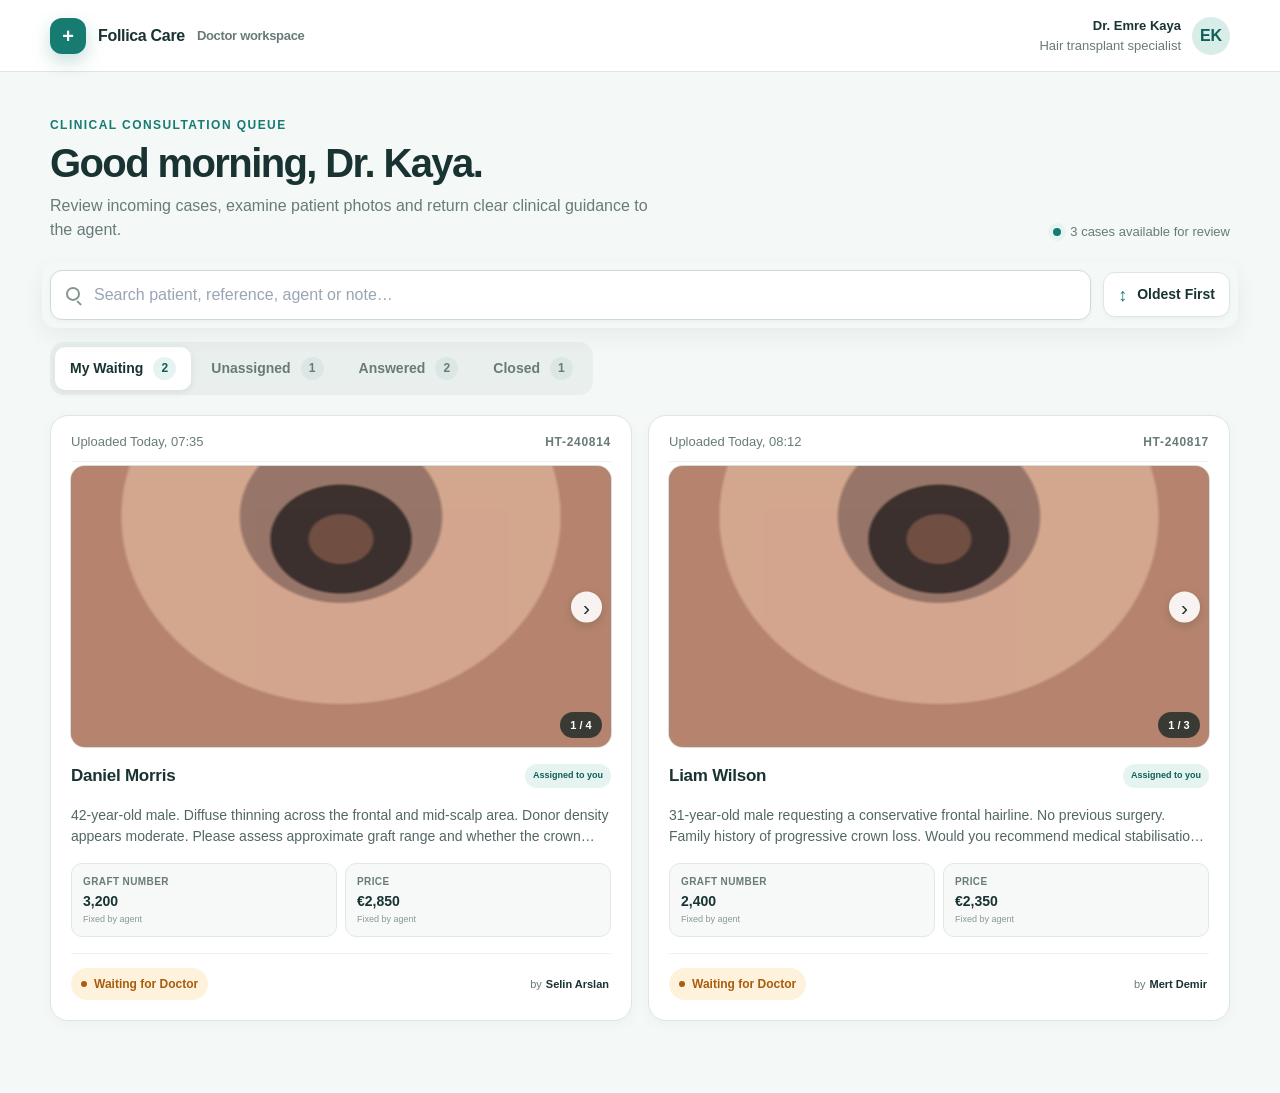
<file: docs/mockups/doctor-dashboard.html>
<!doctype html>
<html lang="en">
<head>
  <meta charset="utf-8">
  <meta name="viewport" content="width=device-width, initial-scale=1">
  <title>Follica Care — Doctor Workspace Mockup</title>
  <style>
    :root {
      --ink: #183332;
      --muted: #687b79;
      --line: #dce6e4;
      --surface: #ffffff;
      --canvas: #f4f8f7;
      --brand: #167c72;
      --brand-dark: #0e5f58;
      --brand-soft: #e6f4f1;
      --amber: #a85d0d;
      --amber-soft: #fff2dd;
      --blue: #2367a7;
      --blue-soft: #e9f2fb;
      --shadow: 0 16px 45px rgba(27, 55, 53, .10);
      --radius: 18px;
    }

    * { box-sizing: border-box; }
    html { color-scheme: light; }
    body {
      margin: 0;
      min-width: 320px;
      background: var(--canvas);
      color: var(--ink);
      font-family: Inter, ui-sans-serif, -apple-system, BlinkMacSystemFont, "Segoe UI", sans-serif;
      line-height: 1.5;
    }
    button, textarea, input { font: inherit; }
    button { color: inherit; }
    button:focus-visible, textarea:focus-visible, input:focus-visible {
      outline: 3px solid rgba(22, 124, 114, .25);
      outline-offset: 2px;
    }

    .topbar {
      height: 72px;
      display: flex;
      align-items: center;
      justify-content: space-between;
      gap: 24px;
      padding: 0 max(24px, calc((100vw - 1180px) / 2));
      background: rgba(255, 255, 255, .94);
      border-bottom: 1px solid var(--line);
      position: sticky;
      top: 0;
      z-index: 20;
      backdrop-filter: blur(16px);
    }
    .brand { display: flex; align-items: center; gap: 12px; font-weight: 760; letter-spacing: -.02em; }
    .brand-mark {
      width: 36px;
      height: 36px;
      border-radius: 12px;
      display: grid;
      place-items: center;
      background: var(--brand);
      color: white;
      font-size: 20px;
      box-shadow: 0 7px 18px rgba(22, 124, 114, .25);
    }
    .workspace-label { color: var(--muted); font-size: 13px; font-weight: 600; }
    .profile { display: flex; align-items: center; gap: 11px; }
    .profile-copy { text-align: right; font-size: 13px; }
    .profile-copy strong { display: block; color: var(--ink); }
    .profile-copy span { color: var(--muted); }
    .avatar { width: 38px; height: 38px; border-radius: 50%; background: #d8ece8; display: grid; place-items: center; color: var(--brand-dark); font-weight: 800; }

    main { width: min(1180px, calc(100% - 48px)); margin: 44px auto 72px; }
    .heading-row { display: flex; justify-content: space-between; align-items: end; gap: 24px; margin-bottom: 28px; }
    .eyebrow { margin: 0 0 7px; color: var(--brand); font-weight: 800; font-size: 12px; letter-spacing: .12em; text-transform: uppercase; }
    h1 { margin: 0; font-size: clamp(28px, 4vw, 40px); line-height: 1.12; letter-spacing: -.04em; }
    .subtitle { margin: 8px 0 0; color: var(--muted); max-width: 620px; }
    .queue-note { display: flex; align-items: center; gap: 9px; color: var(--muted); font-size: 13px; white-space: nowrap; }
    .pulse { width: 8px; height: 8px; border-radius: 50%; background: var(--brand); box-shadow: 0 0 0 5px var(--brand-soft); }

    .controls {
      display: flex;
      align-items: center;
      justify-content: space-between;
      gap: 20px;
      margin-bottom: 20px;
    }
    .tabs { display: inline-flex; gap: 5px; padding: 5px; background: #e9efed; border-radius: 14px; }
    .tab {
      border: 0;
      background: transparent;
      border-radius: 10px;
      padding: 10px 15px;
      cursor: pointer;
      color: var(--muted);
      font-size: 14px;
      font-weight: 700;
      transition: .18s ease;
      white-space: nowrap;
    }
    .tab:hover { color: var(--ink); }
    .tab.active { background: white; color: var(--ink); box-shadow: 0 2px 8px rgba(34, 55, 54, .09); }
    .count { display: inline-grid; place-items: center; min-width: 23px; height: 23px; padding: 0 7px; margin-left: 6px; border-radius: 999px; background: #dce7e5; font-size: 12px; }
    .tab.active .count { background: var(--brand-soft); color: var(--brand-dark); }
    .sort-button {
      border: 1px solid var(--line);
      background: var(--surface);
      border-radius: 12px;
      padding: 11px 14px;
      cursor: pointer;
      font-weight: 720;
      font-size: 14px;
      display: inline-flex;
      align-items: center;
      gap: 10px;
      box-shadow: 0 2px 5px rgba(30, 58, 56, .04);
    }
    .sort-button:hover { border-color: #adc5c1; }
    .sort-icon { color: var(--brand); font-size: 18px; line-height: 1; }

    .queue-tools { position: sticky; top: 80px; z-index: 18; display: flex; align-items: center; gap: 12px; margin: -8px -8px 14px; padding: 8px; border-radius: 15px; background: rgba(244,248,247,.94); box-shadow: 0 8px 22px rgba(27,55,53,.06); backdrop-filter: blur(14px); }
    .search-field { position: relative; flex: 1; min-width: 0; }
    .search-icon { position: absolute; left: 16px; top: 50%; width: 14px; height: 14px; border: 2px solid #839592; border-radius: 50%; transform: translateY(-58%); pointer-events: none; }
    .search-icon::after { content: ""; position: absolute; width: 6px; height: 2px; right: -5px; bottom: -3px; border-radius: 2px; background: #839592; transform: rotate(45deg); transform-origin: left center; }
    .search-box {
      width: 100%;
      min-width: 0;
      border: 1px solid #cddbd8;
      background: white;
      border-radius: 12px;
      padding: 12px 15px 12px 43px;
      color: var(--ink);
      box-shadow: 0 2px 5px rgba(30,58,56,.035);
    }
    .search-box::placeholder { color: #99a5b5; }
    .search-box:focus { border-color: var(--brand); }

    .case-list { display: grid; grid-template-columns: repeat(2, minmax(0, 1fr)); gap: 16px; align-items: start; }
    .case-card {
      width: 100%;
      border: 1px solid var(--line);
      background: var(--surface);
      border-radius: var(--radius);
      padding: 50px 20px 20px;
      position: relative;
      display: grid;
      grid-template-columns: 1fr;
      gap: 16px;
      align-items: start;
      text-align: left;
      cursor: pointer;
      box-shadow: 0 3px 14px rgba(32, 59, 57, .035);
      transition: transform .16s ease, border-color .16s ease, box-shadow .16s ease;
    }
    .case-card:hover { transform: translateY(-2px); border-color: #b9cfcb; box-shadow: 0 13px 30px rgba(31, 60, 58, .09); }
    .case-card:focus-visible { outline-offset: 4px; }
    .card-meta-top { position: absolute; top: 16px; left: 20px; right: 20px; display: flex; align-items: center; justify-content: space-between; gap: 14px; padding-bottom: 10px; border-bottom: 1px solid #edf2f1; }
    .case-id { color: var(--muted); font-size: 12px; font-weight: 750; letter-spacing: .06em; text-transform: uppercase; }
    .agent-name { display: block; margin: 0; font-size: 17px; font-weight: 780; letter-spacing: -.015em; }
    .time { color: var(--muted); font-size: 13px; }
    .photo-strip { display: flex; gap: 7px; }
    .photo {
      position: relative;
      overflow: hidden;
      flex: 0 0 48px;
      height: 54px;
      border-radius: 10px;
      border: 2px solid white;
      box-shadow: 0 0 0 1px #d8e3e1;
      background-color: #d7b19b;
    }
    .photo::before {
      content: "";
      position: absolute;
      inset: 0;
      opacity: .92;
    }
    .p1::before { background: radial-gradient(ellipse at 50% 26%, #6a493d 0 8%, #322927 9% 18%, transparent 19%), radial-gradient(ellipse at 50% 18%, #937165 0 26%, #d3a58e 27% 57%, #b4816c 58%); }
    .p2::before { background: linear-gradient(138deg, transparent 0 26%, rgba(57,38,33,.7) 27% 36%, transparent 37%), radial-gradient(ellipse at 50% 10%, #4c3531 0 16%, #8c6a5d 17% 29%, #d4aa91 30% 68%, #b68168 69%); }
    .p3::before { background: repeating-radial-gradient(ellipse at 50% 35%, #362c29 0 2px, #725246 3px 5px, #c6947c 6px 10px); }
    .p4::before { background: radial-gradient(ellipse at 55% 38%, #4a3730 0 14%, #94705f 15% 30%, #c99980 31% 62%, #9a6958 63%); }
    .more-photos { position: absolute; inset: 0; display: grid; place-items: center; background: rgba(22, 43, 42, .68); color: white; font-size: 11px; font-weight: 800; }
    .card-carousel { position: relative; width: 100%; height: clamp(230px, 22vw, 300px); overflow: hidden; border-radius: 14px; background: #d7b19b; box-shadow: 0 0 0 1px #d3dfdd; touch-action: pan-y; cursor: grab; }
    .card-carousel:active { cursor: grabbing; }
    .card-photo { position: absolute; inset: 0; overflow: hidden; background-color: #d7b19b; }
    .card-photo::before { content: ""; position: absolute; inset: 0; opacity: .94; }
    .card-photo-nav { position: absolute; top: 50%; z-index: 2; width: 31px; height: 31px; display: grid; place-items: center; border: 0; border-radius: 50%; background: rgba(255,255,255,.90); color: var(--ink); cursor: pointer; font-size: 21px; line-height: 1; box-shadow: 0 3px 10px rgba(19,36,35,.18); transform: translateY(-50%); }
    .card-photo-nav.previous { left: 9px; }
    .card-photo-nav.next { right: 9px; }
    .card-photo-nav:disabled { opacity: 0; pointer-events: none; }
    .card-photo-count { position: absolute; right: 9px; bottom: 9px; z-index: 2; min-width: 42px; padding: 5px 8px; border-radius: 999px; background: rgba(19,36,35,.76); color: white; text-align: center; font-size: 11px; font-weight: 800; backdrop-filter: blur(5px); }
    .uploader-filter { display: inline-flex; align-items: baseline; gap: 4px; margin-left: auto; border: 0; background: transparent; padding: 3px 2px; color: var(--muted); font-size: 11px; white-space: nowrap; cursor: pointer; }
    .uploader-filter strong { color: var(--ink); font-size: 11px; }
    .uploader-filter:hover strong, .uploader-filter:focus-visible strong { color: var(--brand-dark); text-decoration: underline; }
    .uploader-filter.active { color: var(--brand-dark); }
    .uploader-filter.active strong { color: var(--brand-dark); }
    .uploader-filter-bar { display: flex; align-items: center; justify-content: space-between; gap: 14px; margin: -7px 0 14px; padding: 9px 11px 9px 13px; border: 1px solid #cfe1de; border-radius: 12px; background: var(--brand-soft); color: var(--brand-dark); font-size: 12px; }
    .uploader-filter-bar[hidden] { display: none; }
    .clear-uploader-filter { border: 0; border-radius: 8px; padding: 6px 8px; background: rgba(255,255,255,.76); color: var(--brand-dark); cursor: pointer; font-size: 11px; font-weight: 750; }
    .note-preview { color: #526765; font-size: 14px; display: -webkit-box; -webkit-line-clamp: 2; -webkit-box-orient: vertical; overflow: hidden; }
    .patient-row { display: flex; align-items: center; justify-content: space-between; gap: 10px; }
    .patient-name { min-width: 0; overflow: hidden; color: var(--ink); font-size: 17px; font-weight: 800; letter-spacing: -.015em; text-overflow: ellipsis; white-space: nowrap; }
    .assignment-chip { flex: 0 0 auto; padding: 5px 8px; border-radius: 999px; background: var(--brand-soft); color: var(--brand-dark); font-size: 9px; font-weight: 800; }
    .assignment-chip.unassigned { background: #fff3dc; color: #8b590c; }
    .agent-fixed-values { display: grid; grid-template-columns: repeat(2, minmax(0, 1fr)); gap: 8px; }
    .fixed-value { min-width: 0; padding: 10px 11px; border: 1px solid #e1e9e7; border-radius: 11px; background: #f6f9f8; }
    .fixed-value span { display: block; color: var(--muted); font-size: 10px; font-weight: 760; letter-spacing: .04em; text-transform: uppercase; }
    .fixed-value strong { display: block; margin-top: 2px; color: var(--ink); font-size: 14px; }
    .fixed-value small { display: block; margin-top: 1px; color: #8a9997; font-size: 9px; }
    .status-wrap { grid-column: 1; width: 100%; min-width: 0; justify-self: stretch; display: flex; align-items: center; padding-top: 14px; border-top: 1px solid #edf2f1; }
    .status-line { width: 100%; display: flex; align-items: center; justify-content: space-between; gap: 10px; flex-wrap: nowrap; }
    .status { display: inline-flex; align-items: center; gap: 7px; padding: 7px 10px; border-radius: 999px; font-size: 12px; font-weight: 800; white-space: nowrap; }
    .status::before { content: ""; width: 6px; height: 6px; border-radius: 50%; background: currentColor; }
    .status.waiting { color: var(--amber); background: var(--amber-soft); }
    .status.answered { color: var(--blue); background: var(--blue-soft); }
    .status.closed { color: #5e6e6c; background: #edf1f0; }
    .open-hint { display: none; color: var(--brand); font-size: 12px; font-weight: 750; }
    .empty { text-align: center; padding: 64px 20px; border: 1px dashed #c9d7d5; border-radius: var(--radius); color: var(--muted); background: rgba(255,255,255,.55); }

    .modal-backdrop {
      position: fixed;
      inset: 0;
      z-index: 50;
      display: none;
      align-items: center;
      justify-content: center;
      padding: 28px;
      background: rgba(17, 35, 34, .52);
      backdrop-filter: blur(5px);
    }
    .modal-backdrop.open { display: flex; }
    .modal {
      width: min(1080px, 100%);
      max-height: calc(100vh - 56px);
      overflow: auto;
      background: var(--surface);
      border-radius: 24px;
      box-shadow: var(--shadow);
      animation: rise .2s ease-out;
    }
    @keyframes rise { from { transform: translateY(12px); opacity: 0; } }
    .modal-header { display: flex; align-items: center; justify-content: space-between; gap: 18px; padding: 22px 26px; border-bottom: 1px solid var(--line); position: sticky; top: 0; background: rgba(255,255,255,.96); backdrop-filter: blur(12px); z-index: 2; }
    .modal-heading { display: flex; align-items: center; flex-wrap: wrap; gap: 10px 13px; }
    .modal-heading h2 { margin: 0; font-size: 20px; letter-spacing: -.02em; }
    .modal-assignment { width: 100%; color: var(--muted); font-size: 11px; }
    .close-button { width: 38px; height: 38px; border: 1px solid var(--line); background: white; border-radius: 11px; cursor: pointer; font-size: 21px; line-height: 1; }
    .close-button:hover { background: #f4f7f6; }
    .modal-body { display: grid; grid-template-columns: 1.05fr .95fr; min-height: 570px; }
    .visual-panel { padding: 26px; background: #eff4f3; border-right: 1px solid var(--line); }
    .photo-stage { position: relative; touch-action: pan-y; }
    .large-photo {
      width: 100%;
      height: 370px;
      display: block;
      border: 0;
      padding: 0;
      border-radius: 18px;
      overflow: hidden;
      position: relative;
      background-color: #cda18a;
      box-shadow: inset 0 0 0 1px rgba(32,52,50,.1);
      cursor: zoom-in;
    }
    .large-photo::before, .viewer-photo::before { content: ""; position: absolute; inset: 0; }
    .large-photo.p1::before, .viewer-photo.p1::before { background: radial-gradient(ellipse at 50% 30%, #60443b 0 8%, #302725 9% 21%, transparent 22%), radial-gradient(ellipse at 50% 16%, #8d6a5f 0 26%, #d5a88e 27% 58%, #b77f68 59%); }
    .large-photo.p2::before, .viewer-photo.p2::before { background: linear-gradient(138deg, transparent 0 30%, rgba(57,38,33,.72) 31% 40%, transparent 41%), radial-gradient(ellipse at 50% 10%, #48342f 0 17%, #8c685a 18% 30%, #d8aa8f 31% 70%, #af765f 71%); }
    .large-photo.p3::before, .viewer-photo.p3::before { background: repeating-radial-gradient(ellipse at 50% 35%, #362c29 0 6px, #725246 7px 14px, #c6947c 15px 25px); }
    .large-photo.p4::before, .viewer-photo.p4::before { background: radial-gradient(ellipse at 55% 38%, #48342e 0 15%, #906957 16% 31%, #cc9d81 32% 64%, #9a6958 65%); }
    .privacy-chip { position: absolute; left: 16px; bottom: 16px; padding: 7px 10px; border-radius: 9px; background: rgba(19,36,35,.78); color: white; font-size: 11px; font-weight: 700; backdrop-filter: blur(5px); }
    .fullscreen-hint { position: absolute; right: 16px; bottom: 16px; padding: 7px 10px; border-radius: 9px; background: rgba(19,36,35,.78); color: white; font-size: 11px; font-weight: 700; backdrop-filter: blur(5px); }
    .photo-nav { position: absolute; top: 50%; width: 38px; height: 38px; display: grid; place-items: center; border: 0; border-radius: 50%; background: rgba(255,255,255,.92); color: var(--ink); cursor: pointer; font-size: 25px; line-height: 1; box-shadow: 0 5px 16px rgba(17,35,34,.18); transform: translateY(-50%); z-index: 2; }
    .photo-nav:hover { background: white; }
    .photo-nav:disabled { opacity: 0; pointer-events: none; }
    .photo-nav.previous { left: 13px; }
    .photo-nav.next { right: 13px; }
    .photo-counter { position: absolute; top: 14px; right: 14px; padding: 6px 9px; border-radius: 999px; background: rgba(19,36,35,.74); color: white; font-size: 11px; font-weight: 800; z-index: 2; backdrop-filter: blur(5px); }
    .thumbs { display: flex; gap: 10px; margin-top: 14px; overflow-x: auto; padding: 2px; scrollbar-width: thin; }
    .thumb { width: 64px; height: 68px; border-radius: 11px; border: 2px solid transparent; padding: 0; cursor: pointer; overflow: hidden; background: transparent; }
    .thumb .photo { width: 100%; height: 100%; border: 0; box-shadow: none; border-radius: 9px; }
    .thumb.active { border-color: var(--brand); }
    .photo-meta { margin-top: 19px; color: var(--muted); font-size: 12px; display: flex; justify-content: space-between; gap: 20px; }
    .case-panel { padding: 26px; }
    .section-label { margin: 0 0 9px; color: var(--muted); font-size: 11px; font-weight: 800; text-transform: uppercase; letter-spacing: .1em; }
    .agent-note { margin: 0; color: #3d5351; font-size: 14px; background: #f5f8f7; border: 1px solid #e3eae8; border-radius: 13px; padding: 14px; }
    #detailAgentValues { margin-top: 10px; }
    .thread { margin: 22px 0; padding-top: 20px; border-top: 1px solid var(--line); }
    .message { display: flex; gap: 10px; margin-top: 13px; }
    .message-avatar { flex: 0 0 30px; height: 30px; border-radius: 50%; display: grid; place-items: center; background: #e2efed; color: var(--brand-dark); font-size: 11px; font-weight: 850; }
    .message.doctor .message-avatar { background: #e9f2fb; color: var(--blue); }
    .message-bubble { min-width: 0; flex: 1; background: #f4f7f6; border-radius: 4px 13px 13px 13px; padding: 11px 13px; color: #405654; font-size: 15px; line-height: 1.45; }
    .message.doctor .message-bubble { background: #edf5fb; }
    .message-meta { display: flex; justify-content: space-between; gap: 12px; margin-bottom: 4px; color: var(--muted); font-size: 12px; }
    .message-meta strong { color: var(--ink); }
    .recommendation-metrics { display: grid; grid-template-columns: repeat(2, minmax(0, 1fr)); gap: 7px; margin-top: 10px; }
    .recommendation-metric { padding: 8px 9px; border: 1px solid #d4e4f0; border-radius: 9px; background: rgba(255,255,255,.72); }
    .recommendation-metric span { display: block; color: #698298; font-size: 10px; font-weight: 780; letter-spacing: .04em; text-transform: uppercase; }
    .recommendation-metric strong { display: block; margin-top: 2px; color: #264f73; font-size: 13px; }
    .response-box { border-top: 1px solid var(--line); padding-top: 20px; }
    .recommendation-fields { display: grid; grid-template-columns: repeat(2, minmax(0, 1fr)); gap: 10px; margin-bottom: 10px; }
    .recommendation-field span { display: block; margin-bottom: 5px; color: var(--muted); font-size: 10px; font-weight: 780; letter-spacing: .04em; text-transform: uppercase; }
    .recommendation-input { width: 100%; min-width: 0; border: 1px solid #cddbd8; border-radius: 11px; padding: 10px 11px; color: var(--ink); background: #fbfcfc; }
    .recommendation-input::placeholder { color: #98a5a3; }
    textarea { width: 100%; min-height: 116px; resize: vertical; border: 1px solid #cddbd8; border-radius: 13px; padding: 13px 14px; color: var(--ink); background: #fbfcfc; }
    textarea::placeholder { color: #91a09e; }
    .response-footer { margin-top: 10px; display: flex; align-items: center; justify-content: space-between; gap: 16px; }
    .response-hint { color: var(--muted); font-size: 11px; max-width: 250px; }
    .send-button { border: 0; border-radius: 11px; padding: 11px 17px; background: var(--brand); color: white; cursor: pointer; font-weight: 780; box-shadow: 0 8px 17px rgba(22,124,114,.2); }
    .send-button:hover { background: var(--brand-dark); }
    .send-button:disabled { opacity: .55; cursor: not-allowed; box-shadow: none; }
    .read-only { background: #f2f6f5; color: var(--muted); padding: 13px; border-radius: 12px; font-size: 13px; }
    .mobile-respond { display: none; }
    .photo-viewer { position: fixed; inset: 0; z-index: 100; display: none; background: rgba(10, 25, 24, .97); color: white; }
    .photo-viewer.open { display: grid; place-items: center; }
    .viewer-stage { position: relative; width: 100%; height: 100%; display: grid; place-items: center; padding: 64px 76px; touch-action: pan-y; }
    .viewer-photo { position: relative; width: min(100%, 1100px); height: 100%; max-height: calc(100vh - 128px); overflow: hidden; border-radius: 16px; background-color: #cda18a; box-shadow: 0 18px 70px rgba(0,0,0,.35); }
    .viewer-close { position: absolute; top: 20px; right: 22px; z-index: 3; width: 42px; height: 42px; border: 1px solid rgba(255,255,255,.25); border-radius: 50%; background: rgba(255,255,255,.11); color: white; cursor: pointer; font-size: 25px; line-height: 1; }
    .viewer-counter { position: absolute; top: 25px; left: 50%; transform: translateX(-50%); z-index: 3; color: rgba(255,255,255,.82); font-size: 13px; font-weight: 750; }
    .photo-viewer .photo-nav { background: rgba(255,255,255,.13); color: white; border: 1px solid rgba(255,255,255,.18); box-shadow: none; }
    .photo-viewer .photo-nav.previous { left: 22px; }
    .photo-viewer .photo-nav.next { right: 22px; }
    .drawing-toolbar { position: absolute; left: 50%; bottom: 20px; z-index: 5; display: flex; align-items: center; gap: 7px; padding: 7px; border-radius: 14px; background: rgba(255,255,255,.94); color: var(--ink); box-shadow: 0 12px 34px rgba(0,0,0,.25); transform: translateX(-50%); }
    .tool-button { height: 34px; border: 0; border-radius: 9px; padding: 0 10px; background: transparent; cursor: pointer; color: #405452; font-size: 12px; font-weight: 780; white-space: nowrap; }
    .tool-button:hover { background: #edf3f2; }
    .tool-button.active, .tool-button[aria-pressed="true"] { background: var(--brand-soft); color: var(--brand-dark); }
    .tool-button.danger { color: #a33f38; }
    .tool-button.done { display: none; background: var(--brand); color: white; }
    .drawing-toolbar.drawing .tool-button.done { display: block; }
    .tool-divider { width: 1px; height: 22px; background: var(--line); }
    .annotation-canvas { position: absolute; inset: 0; z-index: 2; width: 100%; height: 100%; pointer-events: none; }
    .photo-viewer.drawing .annotation-canvas { pointer-events: auto; cursor: crosshair; }
    .photo-viewer.text-mode .annotation-canvas { cursor: text; }
    .photo-viewer.drawing .viewer-photo { box-shadow: 0 0 0 3px var(--brand), 0 18px 70px rgba(0,0,0,.35); }
    .text-entry { position: absolute; z-index: 4; display: flex; gap: 5px; width: min(300px, calc(100% - 24px)); padding: 6px; border-radius: 11px; background: white; box-shadow: 0 10px 30px rgba(0,0,0,.25); transform: translate(-8px, -50%); }
    .text-entry[hidden] { display: none; }
    .text-entry input { flex: 1; min-width: 0; border: 1px solid #cddbd8; border-radius: 7px; padding: 7px 9px; color: var(--ink); }
    .text-entry button { border: 0; border-radius: 7px; padding: 0 9px; background: var(--brand); color: white; cursor: pointer; font-weight: 750; }
    .text-entry button:last-child { background: #edf2f1; color: var(--muted); font-size: 18px; }
    .toast { position: fixed; right: 24px; bottom: 24px; z-index: 80; max-width: 380px; border-radius: 13px; padding: 13px 16px; background: #173b37; color: white; box-shadow: var(--shadow); font-size: 13px; opacity: 0; transform: translateY(12px); pointer-events: none; transition: .2s ease; }
    .toast.show { opacity: 1; transform: translateY(0); }

    @media (max-width: 860px) {
      .case-list { grid-template-columns: 1fr; gap: 13px; }
      .case-card { grid-template-columns: 1fr; gap: 16px; }
      .card-carousel, .note-preview, .status-wrap { grid-column: 1; grid-row: auto; }
      .card-carousel { width: 100%; height: clamp(220px, 52vw, 340px); }
      .status-wrap { justify-self: stretch; text-align: left; }
      .modal-body { grid-template-columns: 1fr; }
      .visual-panel { border-right: 0; border-bottom: 1px solid var(--line); }
      .large-photo { height: 330px; }
    }
    @media (max-width: 640px) {
      .topbar { height: 64px; padding: 0 16px; }
      .workspace-label, .profile-copy { display: none; }
      main { width: min(100% - 28px, 1180px); margin-top: 28px; }
      .heading-row { display: block; margin-bottom: 22px; }
      .queue-note { margin-top: 16px; }
      .controls { align-items: stretch; flex-direction: column; gap: 10px; }
      .tabs { display: grid; grid-template-columns: repeat(2, minmax(0, 1fr)); width: 100%; }
      .tab { flex: 1; padding: 10px 6px; font-size: 12px; }
      .count { display: inline-grid; min-width: 20px; height: 20px; margin-left: 2px; padding: 0 5px; }
      .queue-tools { align-items: stretch; gap: 8px; }
      .queue-tools { top: 70px; }
      .queue-tools .sort-button { flex: 0 0 auto; }
      .case-card { padding: 50px 16px 16px; grid-template-columns: 1fr; }
      .card-meta-top { left: 16px; right: 16px; }
      .status-wrap { grid-column: 1; grid-row: auto; justify-self: stretch; text-align: left; }
      .card-carousel, .note-preview { grid-column: 1; grid-row: auto; }
      .card-carousel { height: 220px; }
      .open-hint { display: none; }
      .modal-backdrop { padding: 0; align-items: flex-end; }
      .modal { width: 100%; max-height: 94vh; border-radius: 22px 22px 0 0; }
      .modal-header, .visual-panel, .case-panel { padding: 18px; }
      .large-photo { height: 260px; }
      .photo-nav { width: 34px; height: 34px; }
      .photo-meta { display: block; }
      .photo-meta span { display: block; margin-top: 4px; }
      .response-footer { align-items: stretch; flex-direction: column; }
      .send-button { width: 100%; }
      .mobile-respond { position: fixed; left: 18px; right: 18px; bottom: 14px; z-index: 58; display: flex; align-items: center; justify-content: center; min-height: 46px; border: 0; border-radius: 13px; background: var(--brand); color: white; box-shadow: 0 10px 28px rgba(22,124,114,.3); font-size: 14px; font-weight: 820; }
      .mobile-respond[hidden] { display: none; }
      .viewer-stage { padding: 64px 0 52px; }
      .viewer-photo { width: 100%; max-height: calc(100vh - 116px); border-radius: 0; }
      .photo-viewer .photo-nav { top: auto; bottom: 14px; transform: none; }
      .drawing-toolbar { left: 12px; right: 12px; bottom: 12px; transform: none; overflow-x: auto; justify-content: flex-start; }
      .photo-viewer .photo-nav.previous { left: 12px; bottom: 66px; }
      .photo-viewer .photo-nav.next { right: 12px; bottom: 66px; }
    }
  </style>
</head>
<body>
  <header class="topbar">
    <div class="brand"><span class="brand-mark" aria-hidden="true">+</span><span>Follica Care</span><span class="workspace-label">Doctor workspace</span></div>
    <div class="profile"><div class="profile-copy"><strong>Dr. Emre Kaya</strong><span>Hair transplant specialist</span></div><div class="avatar" aria-hidden="true">EK</div></div>
  </header>

  <main>
    <div class="heading-row">
      <div><p class="eyebrow">Clinical consultation queue</p><h1>Good morning, Dr. Kaya.</h1><p class="subtitle">Review incoming cases, examine patient photos and return clear clinical guidance to the agent.</p></div>
      <div class="queue-note"><span class="pulse"></span><span id="queueNote">3 cases waiting for review</span></div>
    </div>

    <section aria-label="Case queue">
      <div class="queue-tools">
        <div class="search-field"><span class="search-icon" aria-hidden="true"></span><input class="search-box" id="searchInput" type="search" placeholder="Search patient, reference, agent or note…" aria-label="Search cases"></div>
        <button class="sort-button" id="sortButton" type="button" aria-label="Change case order"><span class="sort-icon" aria-hidden="true">↕</span><span id="sortLabel">Oldest First</span></button>
      </div>
      <div class="controls">
        <div class="tabs" role="tablist" aria-label="Filter cases">
          <button class="tab active" type="button" data-filter="my-waiting" role="tab" aria-selected="true">My Waiting <span class="count" id="myWaitingCount">2</span></button>
          <button class="tab" type="button" data-filter="unassigned" role="tab" aria-selected="false">Unassigned <span class="count" id="unassignedCount">1</span></button>
          <button class="tab" type="button" data-filter="answered" role="tab" aria-selected="false">Answered <span class="count" id="answeredCount">2</span></button>
          <button class="tab" type="button" data-filter="closed" role="tab" aria-selected="false">Closed <span class="count" id="closedCount">1</span></button>
        </div>
      </div>
      <div class="uploader-filter-bar" id="uploaderFilterBar" hidden><span>Posts by <strong id="uploaderFilterName"></strong></span><button class="clear-uploader-filter" id="clearUploaderFilter" type="button">× Clear filter</button></div>
      <div class="case-list" id="caseList"></div>
    </section>
  </main>

  <div class="modal-backdrop" id="modalBackdrop" role="presentation">
    <section class="modal" id="caseModal" role="dialog" aria-modal="true" aria-labelledby="modalTitle">
      <header class="modal-header"><div class="modal-heading"><h2 id="modalTitle">Case details</h2><span class="status waiting" id="modalStatus">Waiting for Doctor</span><span class="modal-assignment" id="modalAssignment"></span></div><button class="close-button" id="closeModal" type="button" aria-label="Close case details">×</button></header>
      <div class="modal-body">
        <div class="visual-panel">
          <div class="photo-stage" id="photoStage">
            <button class="large-photo p1" id="largePhoto" type="button" aria-label="Open selected patient photo to view and annotate"><span class="privacy-chip">Clinical image · Demo data</span><span class="fullscreen-hint">✎ View &amp; annotate</span></button>
            <button class="photo-nav previous" id="previousPhoto" type="button" aria-label="Previous photo">‹</button>
            <button class="photo-nav next" id="nextPhoto" type="button" aria-label="Next photo">›</button>
            <span class="photo-counter" id="photoCounter">1 / 4</span>
          </div>
          <div class="thumbs" id="photoThumbs" aria-label="Other case photos"></div>
          <div class="photo-meta"><strong>Patient photo set</strong><span id="photoMeta">Uploaded today · 4 images</span></div>
        </div>
        <div class="case-panel">
          <p class="section-label">Agent note</p><p class="agent-note" id="fullNote"></p>
          <div class="agent-fixed-values" id="detailAgentValues" aria-label="Values fixed by the agent">
            <div class="fixed-value"><span>Graft number</span><strong id="detailAgentGrafts"></strong><small>Fixed by agent</small></div>
            <div class="fixed-value"><span>Price</span><strong id="detailAgentPrice"></strong><small>Fixed by agent</small></div>
          </div>
          <div class="thread"><p class="section-label">Case conversation</p><div id="messages"></div></div>
          <div class="response-box" id="responseBox"></div>
        </div>
      </div>
    </section>
  </div>
  <button class="mobile-respond" id="mobileRespond" type="button" hidden>Respond ↓</button>
  <div class="photo-viewer" id="photoViewer" role="dialog" aria-modal="true" aria-label="Full-screen photo viewer" aria-hidden="true">
    <button class="viewer-close" id="closePhotoViewer" type="button" aria-label="Close full-screen photo viewer">×</button>
    <span class="viewer-counter" id="viewerCounter">1 / 4</span>
    <div class="drawing-toolbar" id="drawingToolbar" aria-label="Photo annotation tools">
      <button class="tool-button" id="toggleDrawing" type="button" aria-pressed="false">Draw</button>
      <button class="tool-button" id="toggleText" type="button" aria-pressed="false">Text</button>
      <span class="tool-divider"></span>
      <button class="tool-button" id="undoDrawing" type="button">Undo</button>
      <button class="tool-button danger" id="clearDrawing" type="button">Clear</button>
      <button class="tool-button done" id="finishDrawing" type="button">Done</button>
    </div>
    <div class="viewer-stage" id="viewerStage">
      <div class="viewer-photo p1" id="viewerPhoto" role="img" aria-label="Selected patient photo">
        <canvas class="annotation-canvas" id="annotationCanvas" aria-label="Doctor photo annotations"></canvas>
        <div class="text-entry" id="textEntry" hidden>
          <input id="annotationText" type="text" maxlength="80" placeholder="Type a note…" aria-label="Annotation text">
          <button id="addAnnotationText" type="button">Add</button>
          <button id="cancelAnnotationText" type="button" aria-label="Cancel text annotation">×</button>
        </div>
      </div>
      <button class="photo-nav previous" id="viewerPrevious" type="button" aria-label="Previous full-screen photo">‹</button>
      <button class="photo-nav next" id="viewerNext" type="button" aria-label="Next full-screen photo">›</button>
    </div>
  </div>
  <div class="toast" id="toast" role="status" aria-live="polite"></div>

  <script>
    const cases = [
      { id: 'HT-240814', patient: 'Daniel Morris', agent: 'Selin Arslan', assignedDoctor: 'Dr. Emre Kaya', created: '2026-08-10T07:35:00', displayTime: 'Today, 07:35', status: 'waiting', photos: 4, agentGrafts: '3,200', agentPrice: '€2,850', note: '42-year-old male. Diffuse thinning across the frontal and mid-scalp area. Donor density appears moderate. Please assess approximate graft range and whether the crown should be planned for the same session.', messages: [{ role: 'agent', name: 'Selin Arslan', time: '07:35', text: 'Initial photos and patient history have been uploaded for review.' }] },
      { id: 'HT-240817', patient: 'Liam Wilson', agent: 'Mert Demir', assignedDoctor: 'Dr. Emre Kaya', created: '2026-08-10T08:12:00', displayTime: 'Today, 08:12', status: 'waiting', photos: 3, agentGrafts: '2,400', agentPrice: '€2,350', note: '31-year-old male requesting a conservative frontal hairline. No previous surgery. Family history of progressive crown loss. Would you recommend medical stabilisation before scheduling?', messages: [{ role: 'agent', name: 'Mert Demir', time: '08:12', text: 'Patient prefers a natural, age-appropriate result. Medication history attached.' }] },
      { id: 'HT-240821', patient: 'Ethan Cole', agent: 'Aylin Yılmaz', assignedDoctor: null, created: '2026-08-10T09:04:00', displayTime: 'Today, 09:04', status: 'waiting', photos: 4, agentGrafts: '1,800', agentPrice: '€2,100', note: 'Second opinion requested after a previous FUE procedure. The patient is concerned about patchy density on the right frontal side and wants to understand possible corrective options.', messages: [{ role: 'agent', name: 'Aylin Yılmaz', time: '09:04', text: 'Added current photos plus two images from before the first procedure.' }] },
      { id: 'HT-240803', patient: 'Noah Bennett', agent: 'Selin Arslan', assignedDoctor: 'Dr. Emre Kaya', created: '2026-08-09T15:22:00', displayTime: 'Yesterday, 15:22', status: 'answered', photos: 3, agentGrafts: '2,600', agentPrice: '€2,500', note: 'Receding hairline with good donor density. Agent requested an initial graft estimate and design guidance.', messages: [{ role: 'agent', name: 'Selin Arslan', time: 'Yesterday', text: 'Please review the proposed frontal zone.' }, { role: 'doctor', name: 'Dr. Emre Kaya', time: 'Yesterday', text: 'The donor area appears suitable, subject to in-person density measurement.', grafts: '2,400–2,700', price: '€2,600' }] },
      { id: 'HT-240799', patient: 'Oliver Grant', agent: 'Cem Öztürk', assignedDoctor: 'Dr. Emre Kaya', created: '2026-08-09T11:08:00', displayTime: 'Yesterday, 11:08', status: 'answered', photos: 4, agentGrafts: '3,000', agentPrice: '€2,800', note: 'Crown-focused case. Clinical recommendation has been sent and is waiting for the agent to confirm.', messages: [{ role: 'agent', name: 'Cem Öztürk', time: 'Yesterday', text: 'Can the crown be covered without reducing frontal density?' }, { role: 'doctor', name: 'Dr. Emre Kaya', time: 'Yesterday', text: 'I recommend a staged approach to preserve donor resources and achieve balanced coverage.', grafts: '2,800–3,200', price: '€3,000' }] },
      { id: 'HT-240764', patient: 'George Hall', agent: 'Aylin Yılmaz', assignedDoctor: 'Dr. Emre Kaya', created: '2026-08-06T10:30:00', displayTime: '06 Aug, 10:30', status: 'closed', photos: 3, agentGrafts: '2,200', agentPrice: '€2,300', note: 'Frontal restoration consultation completed. Agent confirmed the recommendation and closed the case.', messages: [{ role: 'agent', name: 'Aylin Yılmaz', time: '06 Aug', text: 'Initial consultation request.' }, { role: 'doctor', name: 'Dr. Emre Kaya', time: '06 Aug', text: 'The case appears suitable for frontal restoration following routine clinical screening.', grafts: '2,100–2,300', price: '€2,400' }, { role: 'agent', name: 'Aylin Yılmaz', time: '06 Aug', text: 'Recommendation confirmed. Case closed.' }] }
    ];

    let activeFilter = 'my-waiting';
    let oldestFirst = true;
    let activeCaseId = null;
    let searchTerm = '';
    let uploaderFilter = '';
    let activePhotoIndex = 0;
    let drawingMode = false;
    let annotationTool = 'draw';
    let activeStroke = null;
    let pendingTextPoint = null;
    let suppressPhotoOpenUntil = 0;
    const viewerContext = { role: 'doctor', name: 'Dr. Emre Kaya' };
    const labels = { waiting: 'Waiting for Doctor', answered: 'Waiting for Agent Confirmation', closed: 'Closed' };
    const list = document.getElementById('caseList');
    const backdrop = document.getElementById('modalBackdrop');

    function counts() {
      const myWaiting = cases.filter(item => item.status === 'waiting' && item.assignedDoctor === viewerContext.name).length;
      const unassigned = cases.filter(item => item.status === 'waiting' && !item.assignedDoctor).length;
      document.getElementById('myWaitingCount').textContent = myWaiting;
      document.getElementById('unassignedCount').textContent = unassigned;
      document.getElementById('answeredCount').textContent = cases.filter(item => item.status === 'answered' && item.assignedDoctor === viewerContext.name).length;
      document.getElementById('closedCount').textContent = cases.filter(item => item.status === 'closed' && item.assignedDoctor === viewerContext.name).length;
      const available = myWaiting + unassigned;
      document.getElementById('queueNote').textContent = available === 1 ? '1 case available for review' : `${available} cases available for review`;
    }

    function cardPhotoMarkup(item) {
      const index = Math.max(0, Math.min(item.previewIndex || 0, item.photos - 1));
      item.previewIndex = index;
      return `<div class="card-carousel" data-case-id="${item.id}" aria-label="${item.photos} patient photos; swipe left or right to browse">
        <span class="card-photo ${photoClass(index)}" role="img" aria-label="Patient photo ${index + 1} of ${item.photos}"></span>
        <button class="card-photo-nav previous" type="button" aria-label="Previous photo" ${index === 0 ? 'disabled' : ''}>‹</button>
        <button class="card-photo-nav next" type="button" aria-label="Next photo" ${index === item.photos - 1 ? 'disabled' : ''}>›</button>
        <span class="card-photo-count">${index + 1} / ${item.photos}</span>
      </div>`;
    }

    function uploaderMarkup(item) {
      const privileged = viewerContext.role === 'doctor' || viewerContext.role === 'admin';
      const ownUpload = viewerContext.role === 'agent' && viewerContext.name === item.agent;
      if (!privileged && !ownUpload) return '';
      const displayName = ownUpload ? 'You' : item.agent;
      return `<button class="uploader-filter ${uploaderFilter === item.agent ? 'active' : ''}" type="button" data-uploader="${item.agent}" aria-label="Show all posts uploaded by ${displayName}" aria-pressed="${uploaderFilter === item.agent ? 'true' : 'false'}">by <strong>${displayName}</strong></button>`;
    }

    function updateCardPreview(carousel, direction) {
      const item = cases.find(entry => entry.id === carousel.dataset.caseId);
      if (!item) return;
      item.previewIndex = Math.max(0, Math.min((item.previewIndex || 0) + direction, item.photos - 1));
      const photo = carousel.querySelector('.card-photo');
      photo.className = `card-photo ${photoClass(item.previewIndex)}`;
      photo.setAttribute('aria-label', `Patient photo ${item.previewIndex + 1} of ${item.photos}`);
      carousel.querySelector('.card-photo-count').textContent = `${item.previewIndex + 1} / ${item.photos}`;
      carousel.querySelector('.card-photo-nav.previous').disabled = item.previewIndex === 0;
      carousel.querySelector('.card-photo-nav.next').disabled = item.previewIndex === item.photos - 1;
    }

    function bindCardCarousel(carousel) {
      const item = cases.find(entry => entry.id === carousel.dataset.caseId);
      let startX = null;
      carousel.querySelector('.card-photo-nav.previous').addEventListener('click', event => { event.stopPropagation(); updateCardPreview(carousel, -1); });
      carousel.querySelector('.card-photo-nav.next').addEventListener('click', event => { event.stopPropagation(); updateCardPreview(carousel, 1); });
      carousel.addEventListener('pointerdown', event => {
        if (event.target.closest('.card-photo-nav')) return;
        startX = event.clientX;
      });
      carousel.addEventListener('pointerup', event => {
        if (startX === null) return;
        const distance = event.clientX - startX;
        startX = null;
        if (Math.abs(distance) < 42) return;
        item.previewSuppressUntil = Date.now() + 350;
        updateCardPreview(carousel, distance < 0 ? 1 : -1);
      });
      carousel.addEventListener('pointercancel', () => { startX = null; });
    }

    function render() {
      const filtered = cases.filter(item => {
        if (activeFilter === 'my-waiting' && !(item.status === 'waiting' && item.assignedDoctor === viewerContext.name)) return false;
        if (activeFilter === 'unassigned' && !(item.status === 'waiting' && !item.assignedDoctor)) return false;
        if (activeFilter === 'answered' && !(item.status === 'answered' && item.assignedDoctor === viewerContext.name)) return false;
        if (activeFilter === 'closed' && !(item.status === 'closed' && item.assignedDoctor === viewerContext.name)) return false;
        if (uploaderFilter && item.agent !== uploaderFilter) return false;
        const haystack = `${item.patient} ${item.id} ${item.agent} ${item.note}`.toLowerCase();
        return haystack.includes(searchTerm);
      }).sort((a, b) => oldestFirst ? new Date(a.created) - new Date(b.created) : new Date(b.created) - new Date(a.created));
      list.innerHTML = filtered.length ? filtered.map(item => `
        <article class="case-card ${item.status}" data-id="${item.id}" role="button" tabindex="0" aria-label="Open ${item.patient}, ${item.id}, ${labels[item.status]}">
          <span class="card-meta-top"><span class="time">Uploaded ${item.displayTime}</span><span class="case-id">${item.id}</span></span>
          ${cardPhotoMarkup(item)}
          <span class="patient-row"><strong class="patient-name">${item.patient}</strong><span class="assignment-chip ${item.assignedDoctor ? '' : 'unassigned'}">${item.assignedDoctor ? 'Assigned to you' : 'Unassigned'}</span></span>
          <span class="note-preview">${item.note}</span>
          <span class="agent-fixed-values" aria-label="Values fixed by the agent">
            <span class="fixed-value"><span>Graft number</span><strong>${item.agentGrafts}</strong><small>Fixed by agent</small></span>
            <span class="fixed-value"><span>Price</span><strong>${item.agentPrice}</strong><small>Fixed by agent</small></span>
          </span>
          <span class="status-wrap"><span class="status-line"><span class="status ${item.status}">${labels[item.status]}</span>${uploaderMarkup(item)}</span><span class="open-hint">View case →</span></span>
        </article>`).join('') : `<div class="empty">No cases in this view.</div>`;
      list.querySelectorAll('.case-card').forEach(card => {
        card.addEventListener('click', event => {
          if (event.target.closest('.card-photo-nav, .uploader-filter')) return;
          const item = cases.find(entry => entry.id === card.dataset.id);
          if (Date.now() < (item.previewSuppressUntil || 0)) return;
          openCase(card.dataset.id);
        });
        card.addEventListener('keydown', event => {
          if (event.target.closest('.card-photo-nav, .uploader-filter')) return;
          if (event.key === 'Enter' || event.key === ' ') { event.preventDefault(); openCase(card.dataset.id); }
        });
        card.querySelectorAll('.uploader-filter').forEach(button => button.addEventListener('click', event => {
          event.stopPropagation();
          uploaderFilter = button.dataset.uploader;
          activeFilter = 'all';
          render();
          showToast(`Showing all posts uploaded by ${uploaderFilter}.`);
        }));
        bindCardCarousel(card.querySelector('.card-carousel'));
      });
      document.querySelectorAll('.tab').forEach(tab => {
        const active = tab.dataset.filter === activeFilter;
        tab.classList.toggle('active', active);
        tab.setAttribute('aria-selected', active ? 'true' : 'false');
      });
      const uploaderBar = document.getElementById('uploaderFilterBar');
      uploaderBar.hidden = !uploaderFilter;
      document.getElementById('uploaderFilterName').textContent = uploaderFilter;
      counts();
    }

    function activeCase() {
      return cases.find(entry => entry.id === activeCaseId);
    }

    function photoClass(index) {
      return `p${(index % 4) + 1}`;
    }

    function currentStrokes() {
      const item = activeCase();
      if (!item) return [];
      if (!item.annotations) item.annotations = {};
      if (!item.annotations[activePhotoIndex]) item.annotations[activePhotoIndex] = [];
      return item.annotations[activePhotoIndex];
    }

    function updatePhoto(index) {
      const item = activeCase();
      if (!item) return;
      activePhotoIndex = Math.max(0, Math.min(index, item.photos - 1));
      const selectedClass = photoClass(activePhotoIndex);
      const largePhoto = document.getElementById('largePhoto');
      const viewerPhoto = document.getElementById('viewerPhoto');
      largePhoto.className = `large-photo ${selectedClass}`;
      largePhoto.setAttribute('aria-label', `Open patient photo ${activePhotoIndex + 1} of ${item.photos} full screen`);
      viewerPhoto.className = `viewer-photo ${selectedClass}`;
      document.getElementById('photoCounter').textContent = `${activePhotoIndex + 1} / ${item.photos}`;
      document.getElementById('viewerCounter').textContent = `${activePhotoIndex + 1} / ${item.photos}`;
      document.querySelectorAll('.thumb').forEach((thumb, i) => thumb.classList.toggle('active', i === activePhotoIndex));
      ['previousPhoto', 'viewerPrevious'].forEach(id => document.getElementById(id).disabled = activePhotoIndex === 0);
      ['nextPhoto', 'viewerNext'].forEach(id => document.getElementById(id).disabled = activePhotoIndex === item.photos - 1);
      requestAnimationFrame(resizeAnnotationCanvas);
    }

    function movePhoto(direction) {
      updatePhoto(activePhotoIndex + direction);
    }

    function openPhotoViewer() {
      const viewer = document.getElementById('photoViewer');
      viewer.classList.add('open');
      viewer.setAttribute('aria-hidden', 'false');
      setDrawingMode(false);
      requestAnimationFrame(() => {
        resizeAnnotationCanvas();
        document.getElementById('closePhotoViewer').focus();
      });
    }

    function closeViewer(restoreFocus = true) {
      const viewer = document.getElementById('photoViewer');
      if (!viewer.classList.contains('open')) return;
      setDrawingMode(false);
      viewer.classList.remove('open');
      viewer.setAttribute('aria-hidden', 'true');
      if (restoreFocus) document.getElementById('largePhoto').focus();
    }

    function resizeAnnotationCanvas() {
      const viewer = document.getElementById('photoViewer');
      if (!viewer.classList.contains('open')) return;
      const canvas = document.getElementById('annotationCanvas');
      const bounds = document.getElementById('viewerPhoto').getBoundingClientRect();
      const ratio = Math.min(window.devicePixelRatio || 1, 2);
      canvas.width = Math.max(1, Math.round(bounds.width * ratio));
      canvas.height = Math.max(1, Math.round(bounds.height * ratio));
      canvas.style.width = `${bounds.width}px`;
      canvas.style.height = `${bounds.height}px`;
      const context = canvas.getContext('2d');
      context.setTransform(ratio, 0, 0, ratio, 0, 0);
      drawAnnotations();
    }

    function drawAnnotations() {
      const canvas = document.getElementById('annotationCanvas');
      const context = canvas.getContext('2d');
      const width = parseFloat(canvas.style.width) || canvas.width;
      const height = parseFloat(canvas.style.height) || canvas.height;
      context.clearRect(0, 0, width, height);
      context.lineCap = 'round';
      context.lineJoin = 'round';
      currentStrokes().forEach(annotation => {
        if (annotation.type === 'text') {
          context.save();
          context.globalCompositeOperation = 'source-over';
          context.font = '800 18px Inter, ui-sans-serif, sans-serif';
          context.textBaseline = 'top';
          context.lineWidth = 4;
          context.strokeStyle = 'rgba(255,255,255,.9)';
          context.fillStyle = '#e4342a';
          const words = annotation.text.split(' ');
          const lines = [];
          let line = '';
          words.forEach(word => {
            const candidate = line ? `${line} ${word}` : word;
            if (context.measureText(candidate).width > Math.min(320, width * .55) && line) { lines.push(line); line = word; } else line = candidate;
          });
          if (line) lines.push(line);
          lines.forEach((textLine, lineIndex) => {
            const x = annotation.x * width;
            const y = annotation.y * height + lineIndex * 22;
            context.strokeText(textLine, x, y);
            context.fillText(textLine, x, y);
          });
          context.restore();
          return;
        }
        if (!annotation.points.length) return;
        context.save();
        context.globalCompositeOperation = 'source-over';
        context.strokeStyle = '#ff3b30';
        context.lineWidth = 4;
        context.beginPath();
        annotation.points.forEach((point, index) => {
          const x = point.x * width;
          const y = point.y * height;
          if (index === 0) context.moveTo(x, y); else context.lineTo(x, y);
        });
        if (annotation.points.length === 1) context.lineTo(annotation.points[0].x * width + .1, annotation.points[0].y * height + .1);
        context.stroke();
        context.restore();
      });
      document.getElementById('undoDrawing').disabled = currentStrokes().length === 0;
      document.getElementById('clearDrawing').disabled = currentStrokes().length === 0;
    }

    function setDrawingMode(enabled, tool = annotationTool) {
      drawingMode = enabled;
      annotationTool = tool;
      const viewer = document.getElementById('photoViewer');
      viewer.classList.toggle('drawing', enabled);
      viewer.classList.toggle('text-mode', enabled && annotationTool === 'text');
      document.getElementById('drawingToolbar').classList.toggle('drawing', enabled);
      document.getElementById('toggleDrawing').setAttribute('aria-pressed', enabled && annotationTool === 'draw' ? 'true' : 'false');
      document.getElementById('toggleText').setAttribute('aria-pressed', enabled && annotationTool === 'text' ? 'true' : 'false');
      document.getElementById('toggleDrawing').classList.toggle('active', enabled && annotationTool === 'draw');
      document.getElementById('toggleText').classList.toggle('active', enabled && annotationTool === 'text');
      document.getElementById('textEntry').hidden = true;
      activeStroke = null;
      pendingTextPoint = null;
    }

    function openTextEntry(point) {
      const entry = document.getElementById('textEntry');
      const viewerPhoto = document.getElementById('viewerPhoto');
      pendingTextPoint = point;
      entry.style.left = `${Math.min(point.x * viewerPhoto.clientWidth, viewerPhoto.clientWidth - Math.min(300, viewerPhoto.clientWidth - 24))}px`;
      entry.style.top = `${Math.max(32, point.y * viewerPhoto.clientHeight)}px`;
      entry.hidden = false;
      const input = document.getElementById('annotationText');
      input.value = '';
      input.focus();
    }

    function addTextAnnotation() {
      const input = document.getElementById('annotationText');
      const text = input.value.trim();
      if (!text || !pendingTextPoint) { input.focus(); return; }
      currentStrokes().push({ type: 'text', text, x: pendingTextPoint.x, y: pendingTextPoint.y });
      document.getElementById('textEntry').hidden = true;
      pendingTextPoint = null;
      drawAnnotations();
      showToast('Text annotation added to this photo.');
    }

    function canvasPoint(event) {
      const bounds = document.getElementById('annotationCanvas').getBoundingClientRect();
      return { x: Math.max(0, Math.min(1, (event.clientX - bounds.left) / bounds.width)), y: Math.max(0, Math.min(1, (event.clientY - bounds.top) / bounds.height)) };
    }

    function bindSwipe(element) {
      let startX = null;
      element.addEventListener('pointerdown', event => {
        if (drawingMode || event.target.closest('.photo-nav')) return;
        startX = event.clientX;
      });
      element.addEventListener('pointerup', event => {
        if (startX === null || drawingMode) return;
        const distance = event.clientX - startX;
        startX = null;
        if (Math.abs(distance) < 48) return;
        suppressPhotoOpenUntil = Date.now() + 350;
        movePhoto(distance < 0 ? 1 : -1);
      });
      element.addEventListener('pointercancel', () => { startX = null; });
    }

    function openCase(id) {
      activeCaseId = id;
      const item = cases.find(entry => entry.id === id);
      document.getElementById('modalTitle').textContent = `${item.patient} · ${item.id}`;
      document.getElementById('modalAssignment').textContent = item.assignedDoctor ? `Assigned to you · Uploaded by ${item.agent}` : `Unassigned patient · Uploaded by ${item.agent}`;
      const status = document.getElementById('modalStatus');
      status.className = `status ${item.status}`;
      status.textContent = labels[item.status];
      document.getElementById('fullNote').textContent = item.note;
      document.getElementById('detailAgentGrafts').textContent = item.agentGrafts;
      document.getElementById('detailAgentPrice').textContent = item.agentPrice;
      document.getElementById('photoMeta').textContent = `${item.displayTime} · ${item.photos} images`;
      document.getElementById('photoThumbs').innerHTML = Array.from({ length: item.photos }, (_, i) => `<button class="thumb ${i === 0 ? 'active' : ''}" type="button" data-index="${i}" aria-label="Open photo ${i + 1} full screen"><span class="photo ${photoClass(i)}"></span></button>`).join('');
      document.querySelectorAll('.thumb').forEach(thumb => thumb.addEventListener('click', () => { updatePhoto(Number(thumb.dataset.index)); openPhotoViewer(); }));
      updatePhoto(0);
      document.getElementById('messages').innerHTML = item.messages.map(message => `<div class="message ${message.role === 'doctor' ? 'doctor' : ''}"><div class="message-avatar">${message.role === 'doctor' ? 'DR' : 'AG'}</div><div class="message-bubble"><div class="message-meta"><strong>${message.name}</strong><span>${message.time}</span></div>${message.text}${message.role === 'doctor' && message.grafts && message.price ? `<div class="recommendation-metrics"><div class="recommendation-metric"><span>Approx. graft number</span><strong>${message.grafts}</strong></div><div class="recommendation-metric"><span>Recommended price</span><strong>${message.price}</strong></div></div>` : ''}</div></div>`).join('');
      document.getElementById('responseBox').innerHTML = item.status === 'waiting' ? `<p class="section-label">Doctor response</p><div class="recommendation-fields"><label class="recommendation-field"><span>Approx. graft number</span><input class="recommendation-input" id="doctorGrafts" type="text" inputmode="numeric" placeholder="e.g. 2,800–3,000" aria-label="Approximate graft number"></label><label class="recommendation-field"><span>Recommended price</span><input class="recommendation-input" id="doctorPrice" type="text" placeholder="e.g. €2,900" aria-label="Recommended price"></label></div><textarea id="doctorResponse" placeholder="Write your clinical assessment and recommendation…" aria-label="Doctor response"></textarea><div class="response-footer"><span class="response-hint">${item.assignedDoctor ? 'All three fields are saved together as your recommendation.' : 'Sending assigns this patient to you and saves all three fields together.'}</span><button class="send-button" id="sendResponse" type="button">${item.assignedDoctor ? 'Send response' : 'Respond & take patient'}</button></div>` : `<p class="section-label">Current state</p><div class="read-only">${item.status === 'answered' ? 'Your response has been sent. This case will close only after the agent confirms it.' : 'This case was confirmed and closed by the agent.'}</div>`;
      if (item.status === 'waiting') document.getElementById('sendResponse').addEventListener('click', submitResponse);
      document.getElementById('mobileRespond').hidden = item.status !== 'waiting';
      backdrop.classList.add('open');
      document.body.style.overflow = 'hidden';
      document.getElementById('closeModal').focus();
    }

    function closeCase() {
      closeViewer(false);
      backdrop.classList.remove('open');
      document.body.style.overflow = '';
      activeCaseId = null;
      document.getElementById('mobileRespond').hidden = true;
    }

    function submitResponse() {
      const responseInput = document.getElementById('doctorResponse');
      const graftInput = document.getElementById('doctorGrafts');
      const priceInput = document.getElementById('doctorPrice');
      const text = responseInput.value.trim();
      const grafts = graftInput.value.trim();
      const price = priceInput.value.trim();
      const missingInput = [graftInput, priceInput, responseInput].find(input => !input.value.trim());
      if (missingInput) { missingInput.focus(); missingInput.setAttribute('aria-invalid', 'true'); return; }
      const item = cases.find(entry => entry.id === activeCaseId);
      const wasUnassigned = !item.assignedDoctor;
      if (wasUnassigned) item.assignedDoctor = viewerContext.name;
      item.messages.push({ role: 'doctor', name: 'Dr. Emre Kaya', time: 'Just now', text, grafts, price });
      item.status = 'answered';
      closeCase();
      render();
      showToast(wasUnassigned ? `${item.patient} was assigned to you and moved to Waiting for Agent Confirmation.` : `${item.id} moved to Waiting for Agent Confirmation.`);
    }

    function showToast(message) {
      const toast = document.getElementById('toast');
      toast.textContent = message;
      toast.classList.add('show');
      clearTimeout(showToast.timer);
      showToast.timer = setTimeout(() => toast.classList.remove('show'), 3200);
    }

    document.querySelectorAll('.tab').forEach(tab => tab.addEventListener('click', () => {
      activeFilter = tab.dataset.filter;
      render();
    }));
    document.getElementById('sortButton').addEventListener('click', () => { oldestFirst = !oldestFirst; document.getElementById('sortLabel').textContent = oldestFirst ? 'Oldest First' : 'Newest First'; render(); });
    document.getElementById('searchInput').addEventListener('input', event => { searchTerm = event.target.value.trim().toLowerCase(); render(); });
    document.getElementById('clearUploaderFilter').addEventListener('click', () => { uploaderFilter = ''; activeFilter = 'my-waiting'; render(); });
    document.getElementById('mobileRespond').addEventListener('click', () => { document.getElementById('responseBox').scrollIntoView({ behavior: 'smooth', block: 'start' }); document.getElementById('mobileRespond').hidden = true; });
    document.getElementById('closeModal').addEventListener('click', closeCase);
    document.getElementById('largePhoto').addEventListener('click', () => { if (Date.now() >= suppressPhotoOpenUntil) openPhotoViewer(); });
    document.getElementById('previousPhoto').addEventListener('click', event => { event.stopPropagation(); movePhoto(-1); });
    document.getElementById('nextPhoto').addEventListener('click', event => { event.stopPropagation(); movePhoto(1); });
    document.getElementById('viewerPrevious').addEventListener('click', () => movePhoto(-1));
    document.getElementById('viewerNext').addEventListener('click', () => movePhoto(1));
    document.getElementById('closePhotoViewer').addEventListener('click', () => closeViewer());
    document.getElementById('toggleDrawing').addEventListener('click', () => setDrawingMode(!(drawingMode && annotationTool === 'draw'), 'draw'));
    document.getElementById('toggleText').addEventListener('click', () => setDrawingMode(!(drawingMode && annotationTool === 'text'), 'text'));
    document.getElementById('finishDrawing').addEventListener('click', () => { setDrawingMode(false); showToast('Photo annotations saved in this demo session.'); });
    document.getElementById('undoDrawing').addEventListener('click', () => { currentStrokes().pop(); drawAnnotations(); });
    document.getElementById('clearDrawing').addEventListener('click', () => { currentStrokes().length = 0; drawAnnotations(); showToast('Annotations cleared from this photo.'); });
    document.getElementById('addAnnotationText').addEventListener('click', addTextAnnotation);
    document.getElementById('cancelAnnotationText').addEventListener('click', () => { document.getElementById('textEntry').hidden = true; pendingTextPoint = null; });
    document.getElementById('annotationText').addEventListener('keydown', event => {
      if (event.key === 'Enter') { event.preventDefault(); addTextAnnotation(); }
      if (event.key === 'Escape') { event.stopPropagation(); document.getElementById('textEntry').hidden = true; pendingTextPoint = null; }
    });

    const annotationCanvas = document.getElementById('annotationCanvas');
    annotationCanvas.addEventListener('pointerdown', event => {
      if (!drawingMode) return;
      const point = canvasPoint(event);
      if (annotationTool === 'text') { openTextEntry(point); return; }
      annotationCanvas.setPointerCapture(event.pointerId);
      activeStroke = { type: 'stroke', points: [point] };
      currentStrokes().push(activeStroke);
      drawAnnotations();
    });
    annotationCanvas.addEventListener('pointermove', event => {
      if (!activeStroke || annotationTool !== 'draw') return;
      activeStroke.points.push(canvasPoint(event));
      drawAnnotations();
    });
    const endStroke = event => {
      if (!activeStroke) return;
      if (annotationCanvas.hasPointerCapture(event.pointerId)) annotationCanvas.releasePointerCapture(event.pointerId);
      activeStroke = null;
      drawAnnotations();
    };
    annotationCanvas.addEventListener('pointerup', endStroke);
    annotationCanvas.addEventListener('pointercancel', endStroke);
    bindSwipe(document.getElementById('photoStage'));
    bindSwipe(document.getElementById('viewerStage'));
    window.addEventListener('resize', resizeAnnotationCanvas);
    backdrop.addEventListener('click', event => { if (event.target === backdrop) closeCase(); });
    document.addEventListener('keydown', event => {
      const viewerOpen = document.getElementById('photoViewer').classList.contains('open');
      if (event.key === 'Escape' && viewerOpen) { closeViewer(); return; }
      if (event.key === 'Escape' && backdrop.classList.contains('open')) { closeCase(); return; }
      if (!backdrop.classList.contains('open') || ['INPUT', 'TEXTAREA'].includes(document.activeElement.tagName)) return;
      if (event.key === 'ArrowLeft') movePhoto(-1);
      if (event.key === 'ArrowRight') movePhoto(1);
    });
    render();
  </script>
</body>
</html>
</file>
